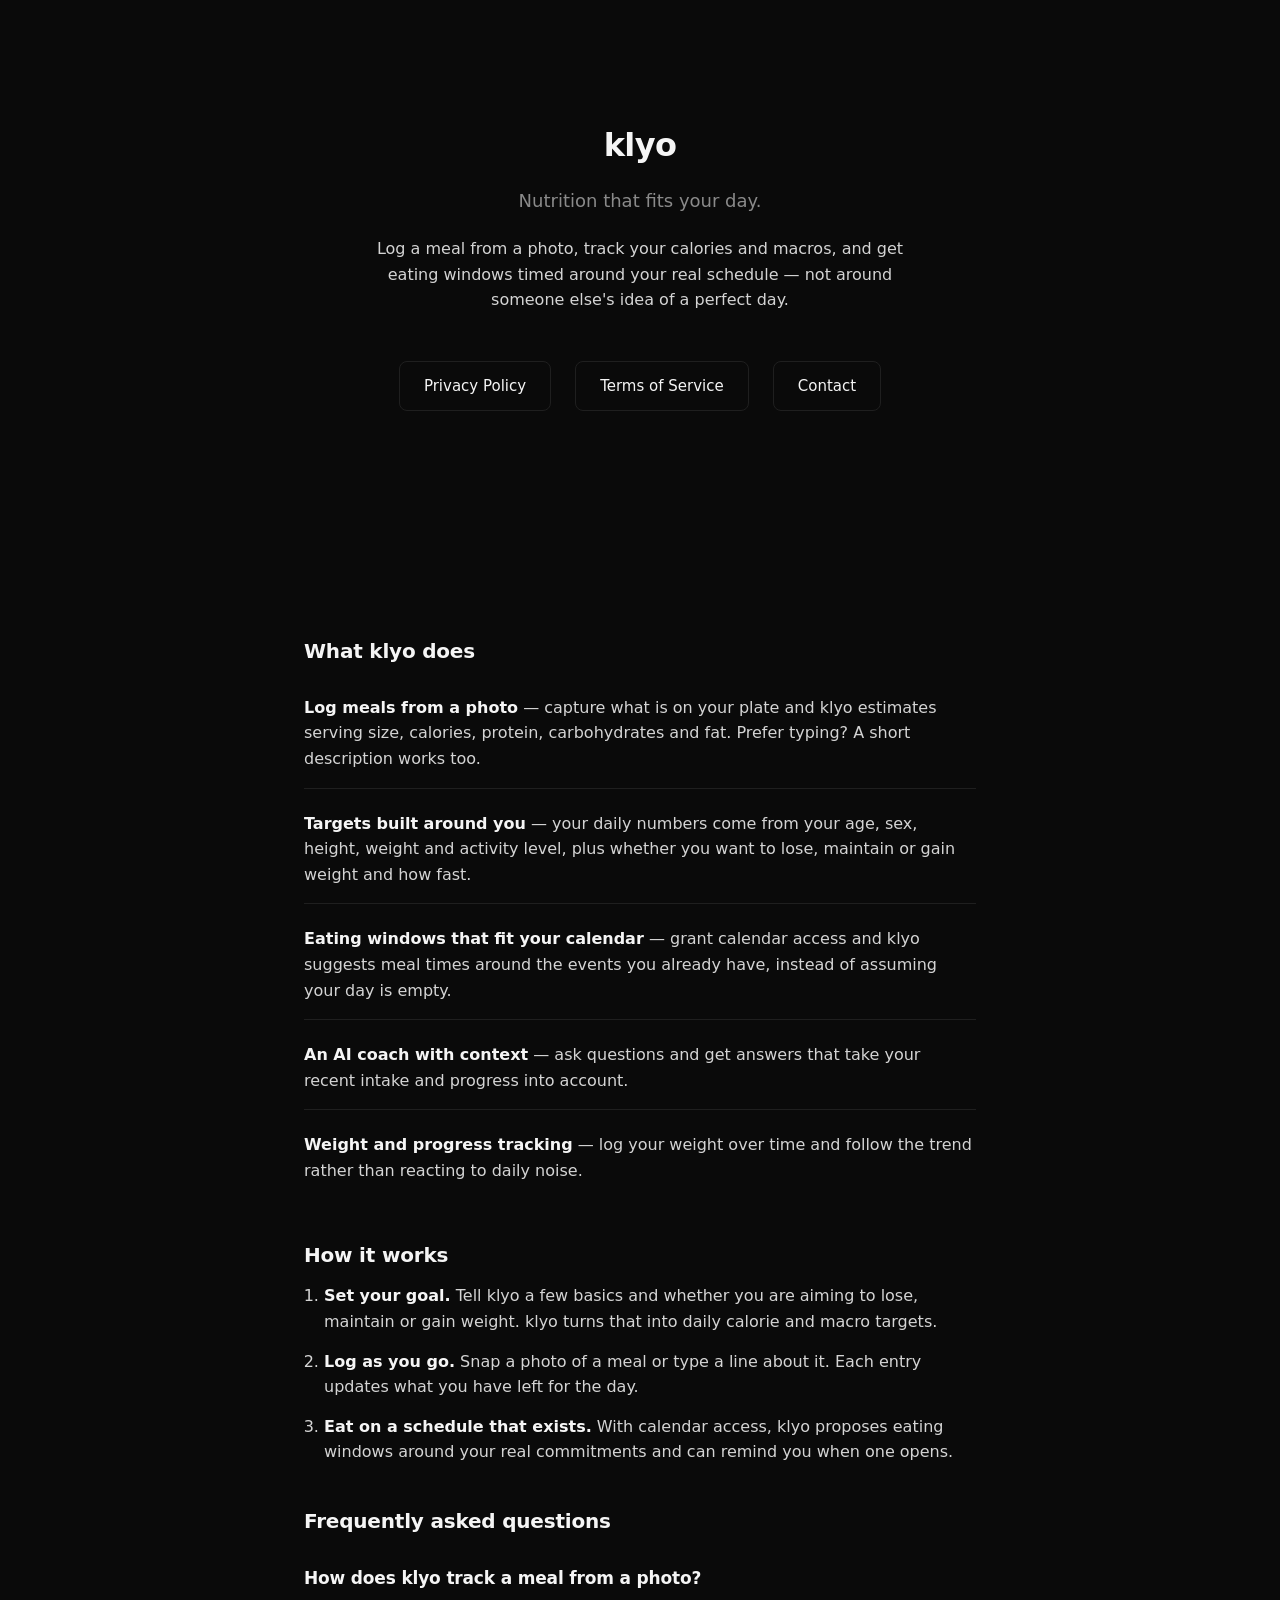
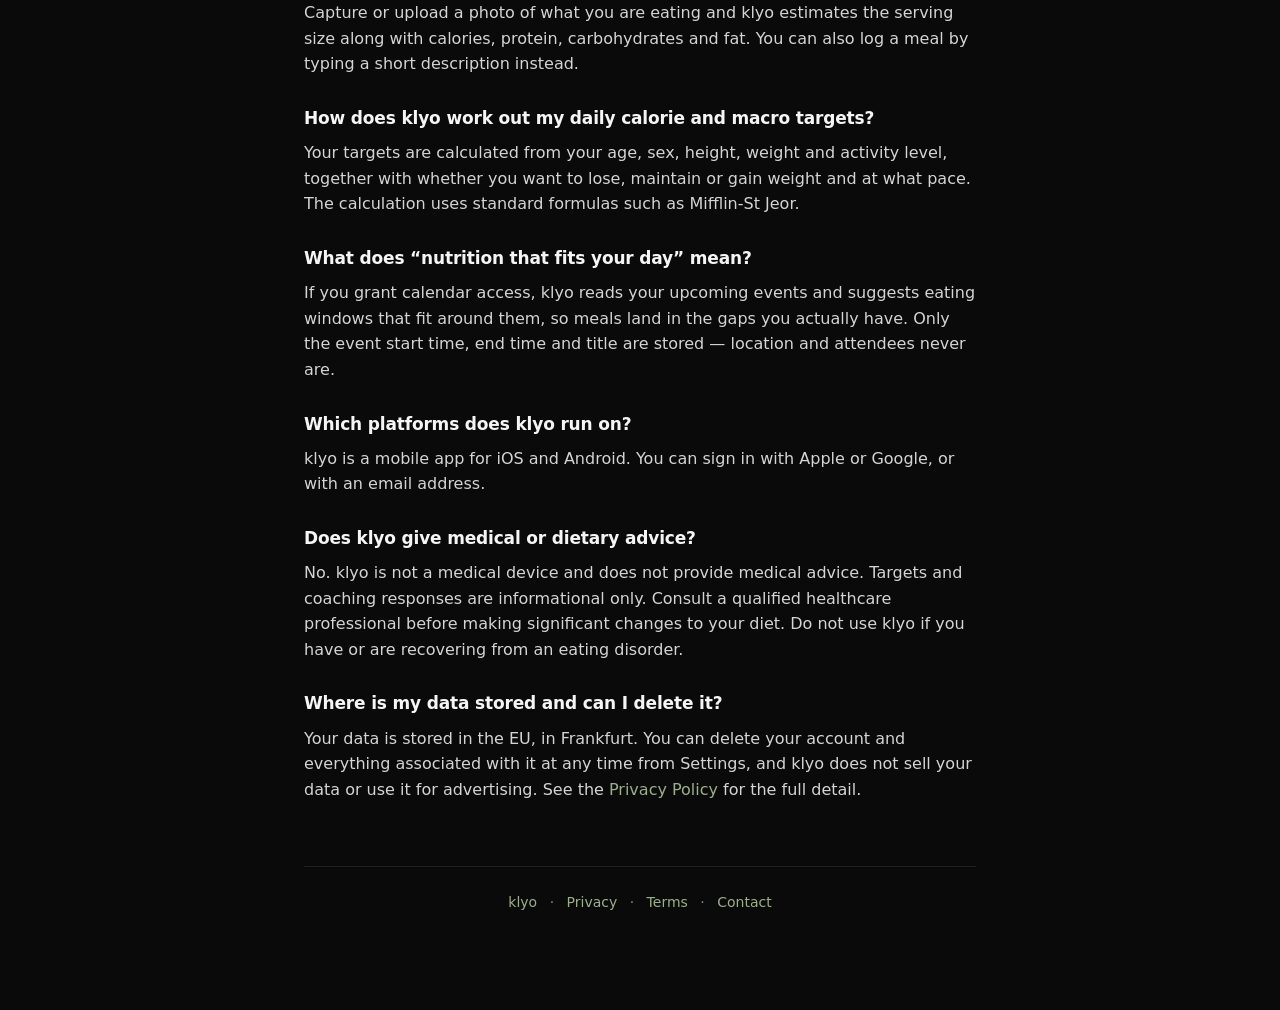
<file: index.html>
<!doctype html>
<html lang="en">
<head>
<meta charset="utf-8">
<meta name="viewport" content="width=device-width, initial-scale=1">
<title>klyo — Nutrition That Fits Your Day | Photo Meal &amp; Macro Tracking</title>
<meta name="description" content="klyo is a nutrition app that fits your day: log meals from a photo, track calories and macros, and get eating windows timed around your real calendar. Set targets, track weight, stay on plan.">
<meta name="robots" content="index, follow">
<meta name="author" content="klyo">
<meta name="theme-color" content="#0a0a0a">
<link rel="canonical" href="https://tryklyo.io/">
<link rel="icon" href="/favicon.ico" sizes="32x32">
<link rel="icon" href="/favicon.svg" type="image/svg+xml">

<!-- Open Graph -->
<meta property="og:type" content="website">
<meta property="og:site_name" content="klyo">
<meta property="og:title" content="klyo — Nutrition That Fits Your Day">
<meta property="og:description" content="Log meals from a photo, track calories and macros, and get eating windows timed around your real calendar.">
<meta property="og:url" content="https://tryklyo.io/">
<meta property="og:locale" content="en_US">
<meta property="og:image" content="https://tryklyo.io/og-image.png">
<meta property="og:image:type" content="image/png">
<meta property="og:image:width" content="1200">
<meta property="og:image:height" content="630">
<meta property="og:image:alt" content="klyo — nutrition that fits your day">

<!-- Twitter -->
<meta name="twitter:card" content="summary_large_image">
<meta name="twitter:title" content="klyo — Nutrition That Fits Your Day">
<meta name="twitter:description" content="Log meals from a photo, track calories and macros, and get eating windows timed around your real calendar.">
<meta name="twitter:image" content="https://tryklyo.io/og-image.png">
<meta name="twitter:image:alt" content="klyo — nutrition that fits your day">

<link rel="stylesheet" href="/style.css">

<script type="application/ld+json">
{
  "@context": "https://schema.org",
  "@type": "SoftwareApplication",
  "name": "klyo",
  "url": "https://tryklyo.io/",
  "applicationCategory": "HealthApplication",
  "operatingSystem": "iOS, Android",
  "description": "klyo is a nutrition app that fits your day: log meals from a photo, track calories and macros, and get eating windows timed around your real calendar.",
  "featureList": [
    "Log meals from a photo or plain text",
    "Calorie, protein, carbohydrate and fat tracking",
    "Personalised daily targets",
    "Meal timing around your calendar",
    "Weight and progress tracking"
  ],
  "publisher": {
    "@type": "Organization",
    "name": "klyo",
    "url": "https://tryklyo.io/",
    "email": "info@tryklyo.io"
  }
}
</script>

<script type="application/ld+json">
{
  "@context": "https://schema.org",
  "@type": "FAQPage",
  "mainEntity": [
    {
      "@type": "Question",
      "name": "How does klyo track a meal from a photo?",
      "acceptedAnswer": {
        "@type": "Answer",
        "text": "Capture or upload a photo of what you are eating and klyo estimates the serving size along with calories, protein, carbohydrates and fat. You can also log a meal by typing a short description instead."
      }
    },
    {
      "@type": "Question",
      "name": "How does klyo work out my daily calorie and macro targets?",
      "acceptedAnswer": {
        "@type": "Answer",
        "text": "Your targets are calculated from your age, sex, height, weight and activity level, together with whether you want to lose, maintain or gain weight and at what pace. The calculation uses standard formulas such as Mifflin-St Jeor."
      }
    },
    {
      "@type": "Question",
      "name": "What does nutrition that fits your day mean?",
      "acceptedAnswer": {
        "@type": "Answer",
        "text": "If you grant calendar access, klyo reads your upcoming events and suggests eating windows that fit around them, so meals land in the gaps you actually have. Only the event start time, end time and title are stored. Location and attendees are never stored."
      }
    },
    {
      "@type": "Question",
      "name": "Which platforms does klyo run on?",
      "acceptedAnswer": {
        "@type": "Answer",
        "text": "klyo is a mobile app for iOS and Android. You can sign in with Apple or Google, or with an email address."
      }
    },
    {
      "@type": "Question",
      "name": "Does klyo give medical or dietary advice?",
      "acceptedAnswer": {
        "@type": "Answer",
        "text": "No. klyo is not a medical device and does not provide medical advice. Targets and coaching responses are informational only. Consult a qualified healthcare professional before making significant changes to your diet. Do not use klyo if you have or are recovering from an eating disorder."
      }
    },
    {
      "@type": "Question",
      "name": "Where is my data stored and can I delete it?",
      "acceptedAnswer": {
        "@type": "Answer",
        "text": "Your data is stored in the EU, in Frankfurt. You can delete your account and everything associated with it at any time from Settings, and klyo does not sell your data or use it for advertising."
      }
    }
  ]
}
</script>
</head>
<body>
<section class="hero">
  <h1 class="logo">klyo</h1>
  <p class="tagline">Nutrition that fits your day.</p>
  <p class="intro">Log a meal from a photo, track your calories and macros, and get eating windows timed around your real schedule — not around someone else's idea of a perfect day.</p>
  <div class="links">
    <a href="/privacy/">Privacy Policy</a>
    <a href="/terms/">Terms of Service</a>
    <a href="mailto:info@tryklyo.io">Contact</a>
  </div>
</section>

<main class="container">

<section aria-labelledby="what">
  <h2 id="what">What klyo does</h2>
  <ul class="feature-list">
    <li><strong>Log meals from a photo</strong> — capture what is on your plate and klyo estimates serving size, calories, protein, carbohydrates and fat. Prefer typing? A short description works too.</li>
    <li><strong>Targets built around you</strong> — your daily numbers come from your age, sex, height, weight and activity level, plus whether you want to lose, maintain or gain weight and how fast.</li>
    <li><strong>Eating windows that fit your calendar</strong> — grant calendar access and klyo suggests meal times around the events you already have, instead of assuming your day is empty.</li>
    <li><strong>An AI coach with context</strong> — ask questions and get answers that take your recent intake and progress into account.</li>
    <li><strong>Weight and progress tracking</strong> — log your weight over time and follow the trend rather than reacting to daily noise.</li>
  </ul>
</section>

<section aria-labelledby="how">
  <h2 id="how">How it works</h2>
  <ol class="steps">
    <li><strong>Set your goal.</strong> Tell klyo a few basics and whether you are aiming to lose, maintain or gain weight. klyo turns that into daily calorie and macro targets.</li>
    <li><strong>Log as you go.</strong> Snap a photo of a meal or type a line about it. Each entry updates what you have left for the day.</li>
    <li><strong>Eat on a schedule that exists.</strong> With calendar access, klyo proposes eating windows around your real commitments and can remind you when one opens.</li>
  </ol>
</section>

<section aria-labelledby="faq">
  <h2 id="faq">Frequently asked questions</h2>

  <h3>How does klyo track a meal from a photo?</h3>
  <p>Capture or upload a photo of what you are eating and klyo estimates the serving size along with calories, protein, carbohydrates and fat. You can also log a meal by typing a short description instead.</p>

  <h3>How does klyo work out my daily calorie and macro targets?</h3>
  <p>Your targets are calculated from your age, sex, height, weight and activity level, together with whether you want to lose, maintain or gain weight and at what pace. The calculation uses standard formulas such as Mifflin-St Jeor.</p>

  <h3>What does “nutrition that fits your day” mean?</h3>
  <p>If you grant calendar access, klyo reads your upcoming events and suggests eating windows that fit around them, so meals land in the gaps you actually have. Only the event start time, end time and title are stored — location and attendees never are.</p>

  <h3>Which platforms does klyo run on?</h3>
  <p>klyo is a mobile app for iOS and Android. You can sign in with Apple or Google, or with an email address.</p>

  <h3>Does klyo give medical or dietary advice?</h3>
  <p>No. klyo is not a medical device and does not provide medical advice. Targets and coaching responses are informational only. Consult a qualified healthcare professional before making significant changes to your diet. Do not use klyo if you have or are recovering from an eating disorder.</p>

  <h3>Where is my data stored and can I delete it?</h3>
  <p>Your data is stored in the EU, in Frankfurt. You can delete your account and everything associated with it at any time from Settings, and klyo does not sell your data or use it for advertising. See the <a href="/privacy/">Privacy Policy</a> for the full detail.</p>
</section>

<footer>
  <a href="/">klyo</a> &middot;
  <a href="/privacy/">Privacy</a> &middot;
  <a href="/terms/">Terms</a> &middot;
  <a href="mailto:info@tryklyo.io">Contact</a>
</footer>

</main>
</body>
</html>
</file>
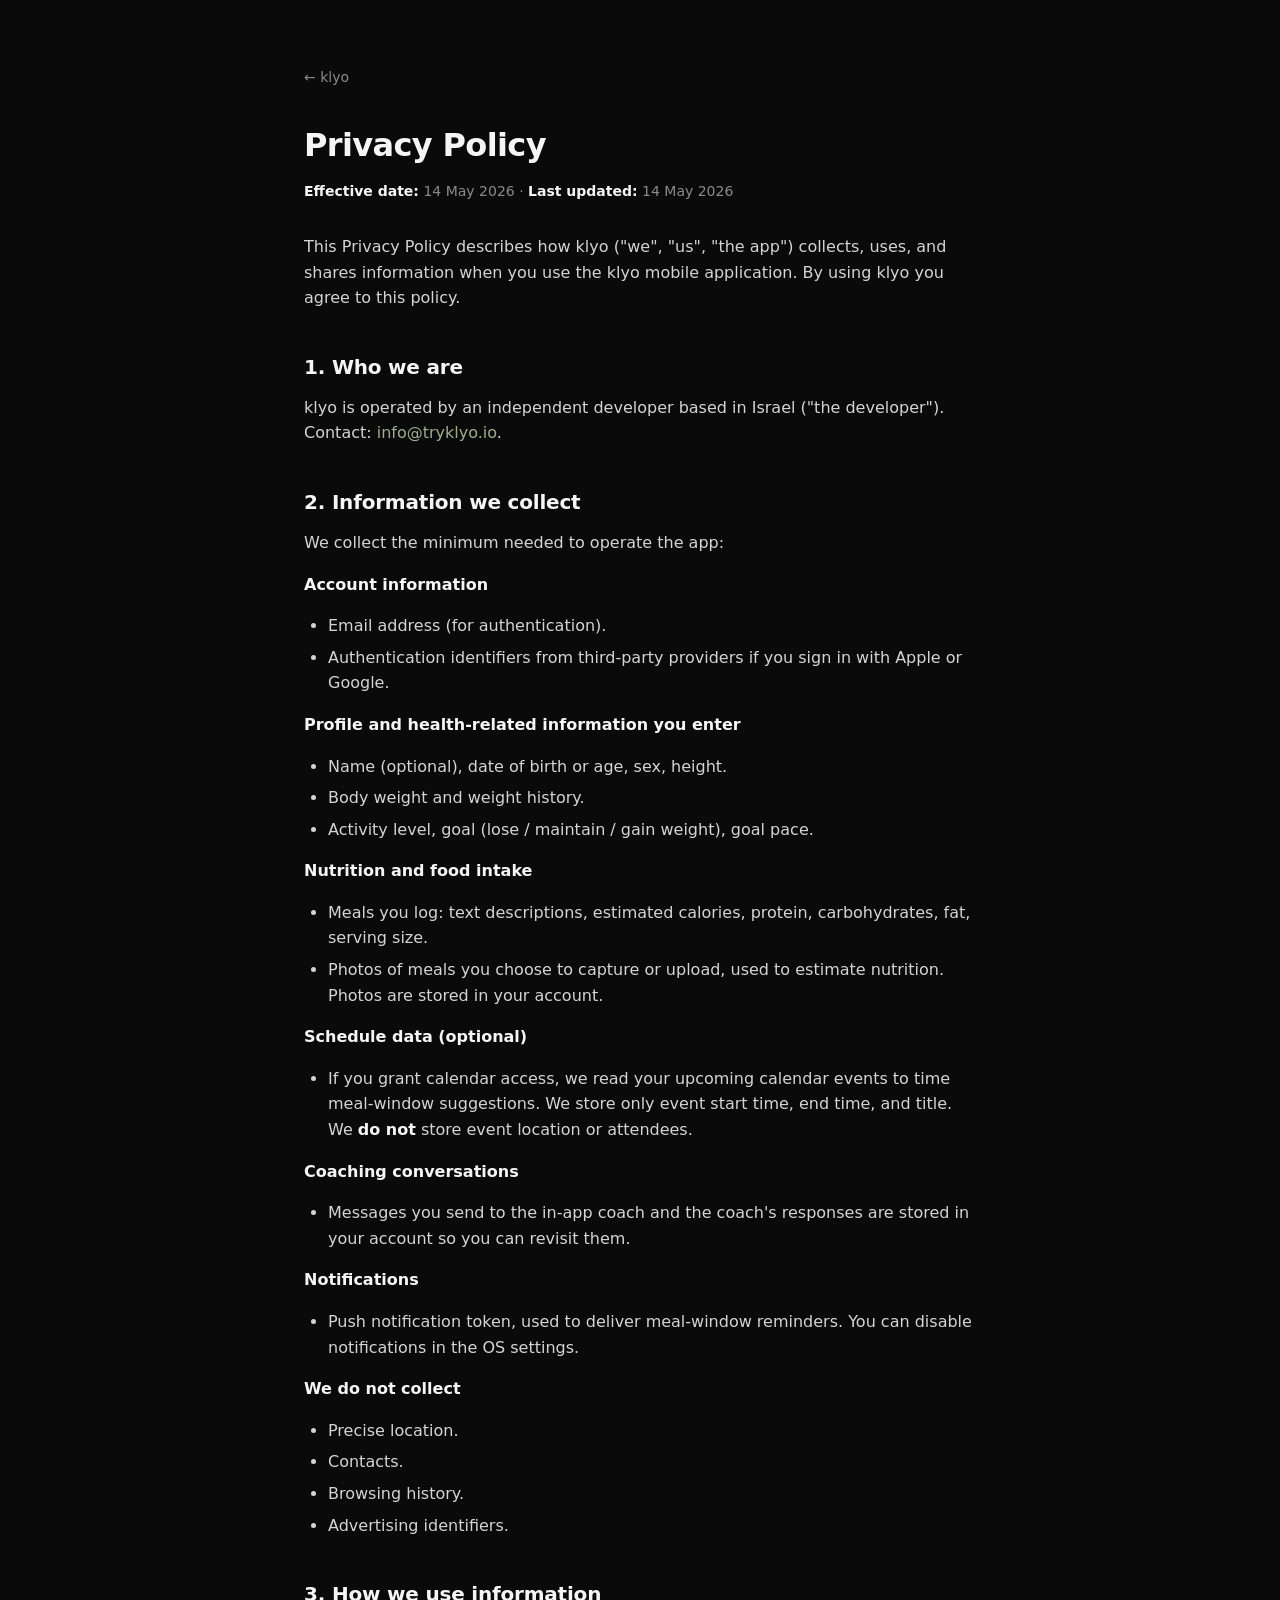
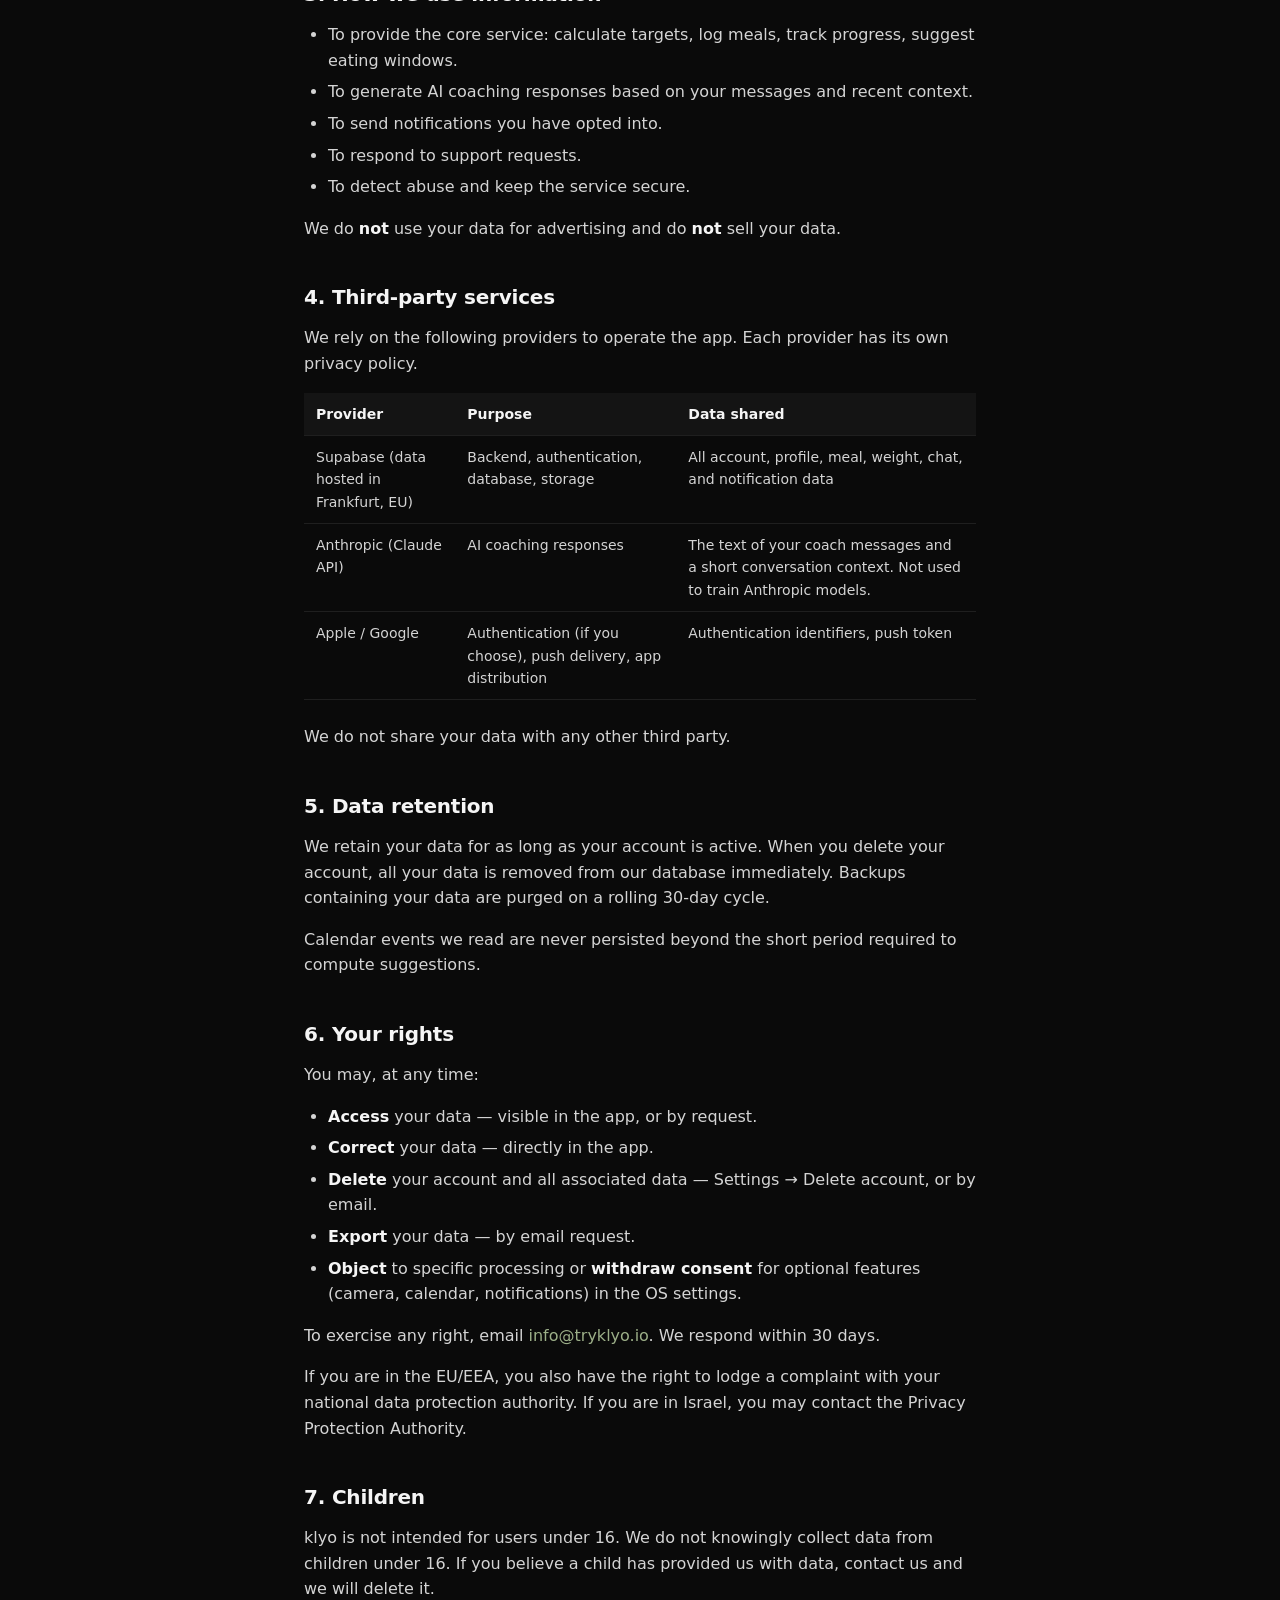
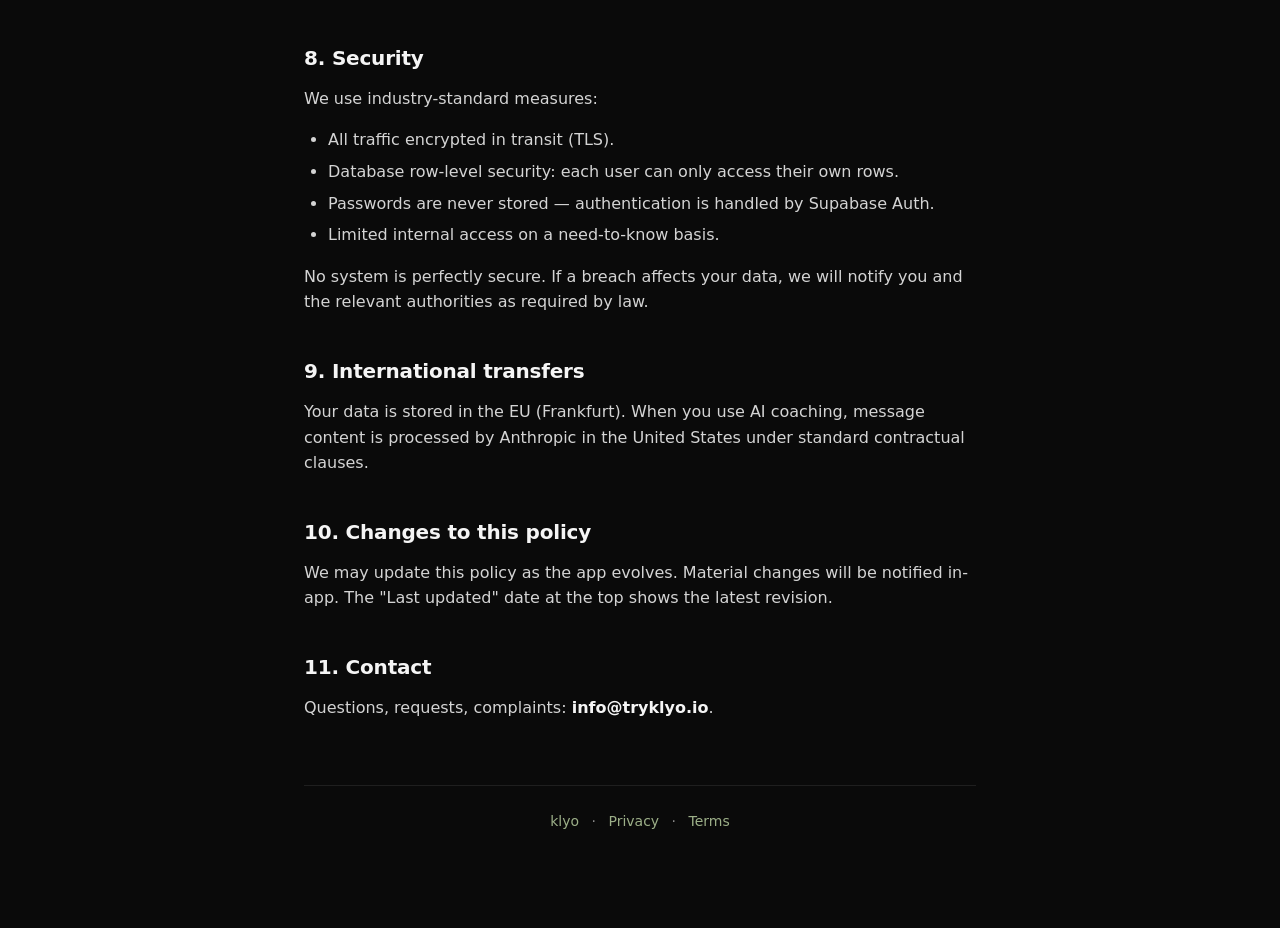
<file: privacy/index.html>
<!doctype html>
<html lang="en">
<head>
<meta charset="utf-8">
<meta name="viewport" content="width=device-width, initial-scale=1">
<title>Privacy Policy — klyo</title>
<meta name="description" content="How klyo collects, uses, and protects your information.">
<meta name="robots" content="index, follow">
<meta name="theme-color" content="#0a0a0a">
<link rel="canonical" href="https://tryklyo.io/privacy/">
<meta property="og:type" content="article">
<meta property="og:site_name" content="klyo">
<meta property="og:title" content="Privacy Policy — klyo">
<meta property="og:description" content="How klyo collects, uses, and protects your information.">
<meta property="og:url" content="https://tryklyo.io/privacy/">
<meta property="og:image" content="https://tryklyo.io/og-image.png">
<meta property="og:image:type" content="image/png">
<meta property="og:image:width" content="1200">
<meta property="og:image:height" content="630">
<meta property="og:image:alt" content="klyo — nutrition that fits your day">
<meta name="twitter:card" content="summary_large_image">
<meta name="twitter:title" content="Privacy Policy — klyo">
<meta name="twitter:image" content="https://tryklyo.io/og-image.png">
<link rel="icon" href="/favicon.ico" sizes="32x32">
<link rel="icon" href="/favicon.svg" type="image/svg+xml">
<link rel="stylesheet" href="/style.css">
</head>
<body>
<main class="container">
<a class="back" href="/">← klyo</a>

<h1>Privacy Policy</h1>
<p class="meta"><strong>Effective date:</strong> 14 May 2026 &middot; <strong>Last updated:</strong> 14 May 2026</p>

<p>This Privacy Policy describes how klyo ("we", "us", "the app") collects, uses, and shares information when you use the klyo mobile application. By using klyo you agree to this policy.</p>

<h2>1. Who we are</h2>
<p>klyo is operated by an independent developer based in Israel ("the developer"). Contact: <a href="mailto:info@tryklyo.io">info@tryklyo.io</a>.</p>

<h2>2. Information we collect</h2>
<p>We collect the minimum needed to operate the app:</p>

<p><strong>Account information</strong></p>
<ul>
  <li>Email address (for authentication).</li>
  <li>Authentication identifiers from third-party providers if you sign in with Apple or Google.</li>
</ul>

<p><strong>Profile and health-related information you enter</strong></p>
<ul>
  <li>Name (optional), date of birth or age, sex, height.</li>
  <li>Body weight and weight history.</li>
  <li>Activity level, goal (lose / maintain / gain weight), goal pace.</li>
</ul>

<p><strong>Nutrition and food intake</strong></p>
<ul>
  <li>Meals you log: text descriptions, estimated calories, protein, carbohydrates, fat, serving size.</li>
  <li>Photos of meals you choose to capture or upload, used to estimate nutrition. Photos are stored in your account.</li>
</ul>

<p><strong>Schedule data (optional)</strong></p>
<ul>
  <li>If you grant calendar access, we read your upcoming calendar events to time meal-window suggestions. We store only event start time, end time, and title. We <strong>do not</strong> store event location or attendees.</li>
</ul>

<p><strong>Coaching conversations</strong></p>
<ul>
  <li>Messages you send to the in-app coach and the coach's responses are stored in your account so you can revisit them.</li>
</ul>

<p><strong>Notifications</strong></p>
<ul>
  <li>Push notification token, used to deliver meal-window reminders. You can disable notifications in the OS settings.</li>
</ul>

<p><strong>We do not collect</strong></p>
<ul>
  <li>Precise location.</li>
  <li>Contacts.</li>
  <li>Browsing history.</li>
  <li>Advertising identifiers.</li>
</ul>

<h2>3. How we use information</h2>
<ul>
  <li>To provide the core service: calculate targets, log meals, track progress, suggest eating windows.</li>
  <li>To generate AI coaching responses based on your messages and recent context.</li>
  <li>To send notifications you have opted into.</li>
  <li>To respond to support requests.</li>
  <li>To detect abuse and keep the service secure.</li>
</ul>
<p>We do <strong>not</strong> use your data for advertising and do <strong>not</strong> sell your data.</p>

<h2>4. Third-party services</h2>
<p>We rely on the following providers to operate the app. Each provider has its own privacy policy.</p>
<table>
  <thead>
    <tr><th>Provider</th><th>Purpose</th><th>Data shared</th></tr>
  </thead>
  <tbody>
    <tr><td>Supabase (data hosted in Frankfurt, EU)</td><td>Backend, authentication, database, storage</td><td>All account, profile, meal, weight, chat, and notification data</td></tr>
    <tr><td>Anthropic (Claude API)</td><td>AI coaching responses</td><td>The text of your coach messages and a short conversation context. Not used to train Anthropic models.</td></tr>
    <tr><td>Apple / Google</td><td>Authentication (if you choose), push delivery, app distribution</td><td>Authentication identifiers, push token</td></tr>
  </tbody>
</table>
<p>We do not share your data with any other third party.</p>

<h2>5. Data retention</h2>
<p>We retain your data for as long as your account is active. When you delete your account, all your data is removed from our database immediately. Backups containing your data are purged on a rolling 30-day cycle.</p>
<p>Calendar events we read are never persisted beyond the short period required to compute suggestions.</p>

<h2>6. Your rights</h2>
<p>You may, at any time:</p>
<ul>
  <li><strong>Access</strong> your data — visible in the app, or by request.</li>
  <li><strong>Correct</strong> your data — directly in the app.</li>
  <li><strong>Delete</strong> your account and all associated data — Settings → Delete account, or by email.</li>
  <li><strong>Export</strong> your data — by email request.</li>
  <li><strong>Object</strong> to specific processing or <strong>withdraw consent</strong> for optional features (camera, calendar, notifications) in the OS settings.</li>
</ul>
<p>To exercise any right, email <a href="mailto:info@tryklyo.io">info@tryklyo.io</a>. We respond within 30 days.</p>
<p>If you are in the EU/EEA, you also have the right to lodge a complaint with your national data protection authority. If you are in Israel, you may contact the Privacy Protection Authority.</p>

<h2>7. Children</h2>
<p>klyo is not intended for users under 16. We do not knowingly collect data from children under 16. If you believe a child has provided us with data, contact us and we will delete it.</p>

<h2>8. Security</h2>
<p>We use industry-standard measures:</p>
<ul>
  <li>All traffic encrypted in transit (TLS).</li>
  <li>Database row-level security: each user can only access their own rows.</li>
  <li>Passwords are never stored — authentication is handled by Supabase Auth.</li>
  <li>Limited internal access on a need-to-know basis.</li>
</ul>
<p>No system is perfectly secure. If a breach affects your data, we will notify you and the relevant authorities as required by law.</p>

<h2>9. International transfers</h2>
<p>Your data is stored in the EU (Frankfurt). When you use AI coaching, message content is processed by Anthropic in the United States under standard contractual clauses.</p>

<h2>10. Changes to this policy</h2>
<p>We may update this policy as the app evolves. Material changes will be notified in-app. The "Last updated" date at the top shows the latest revision.</p>

<h2>11. Contact</h2>
<p>Questions, requests, complaints: <a href="mailto:info@tryklyo.io"><strong>info@tryklyo.io</strong></a>.</p>

<footer>
  <a href="/">klyo</a> &middot;
  <a href="/privacy/">Privacy</a> &middot;
  <a href="/terms/">Terms</a>
</footer>
</main>
</body>
</html>
</file>
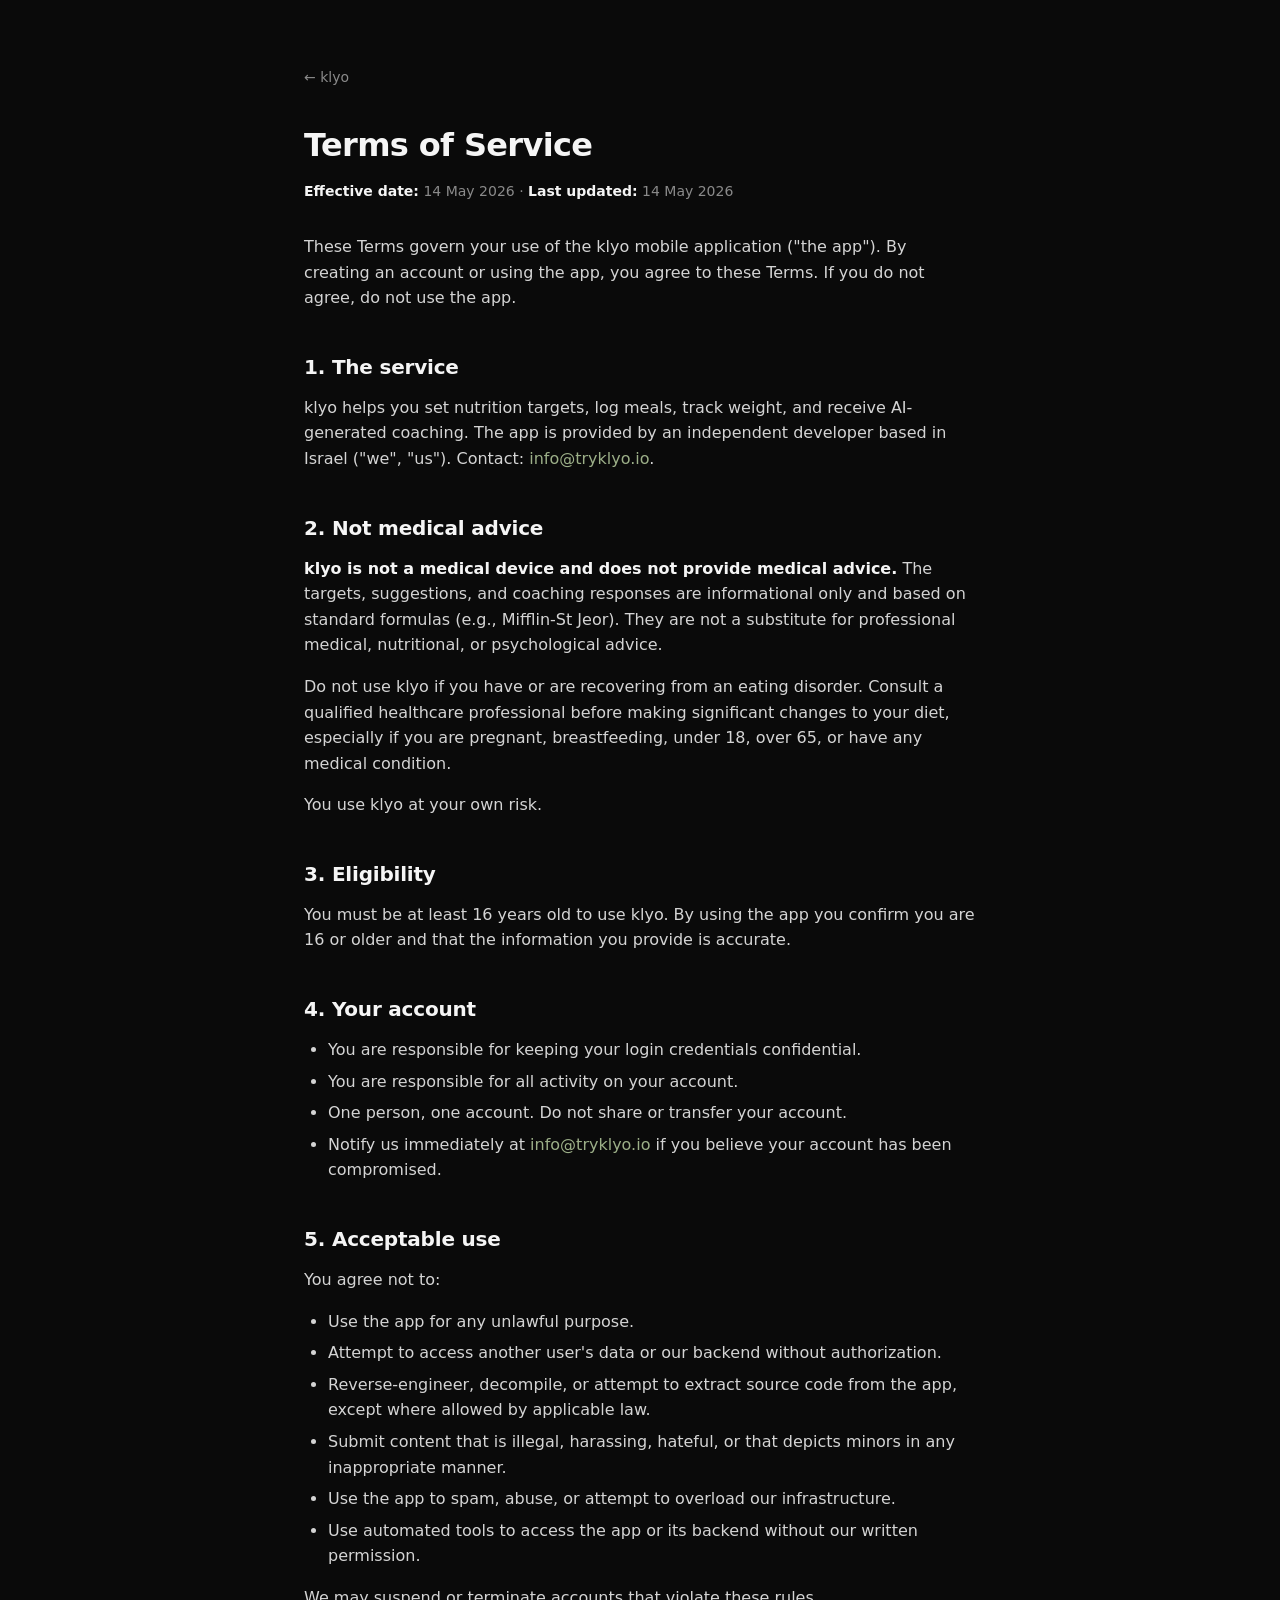
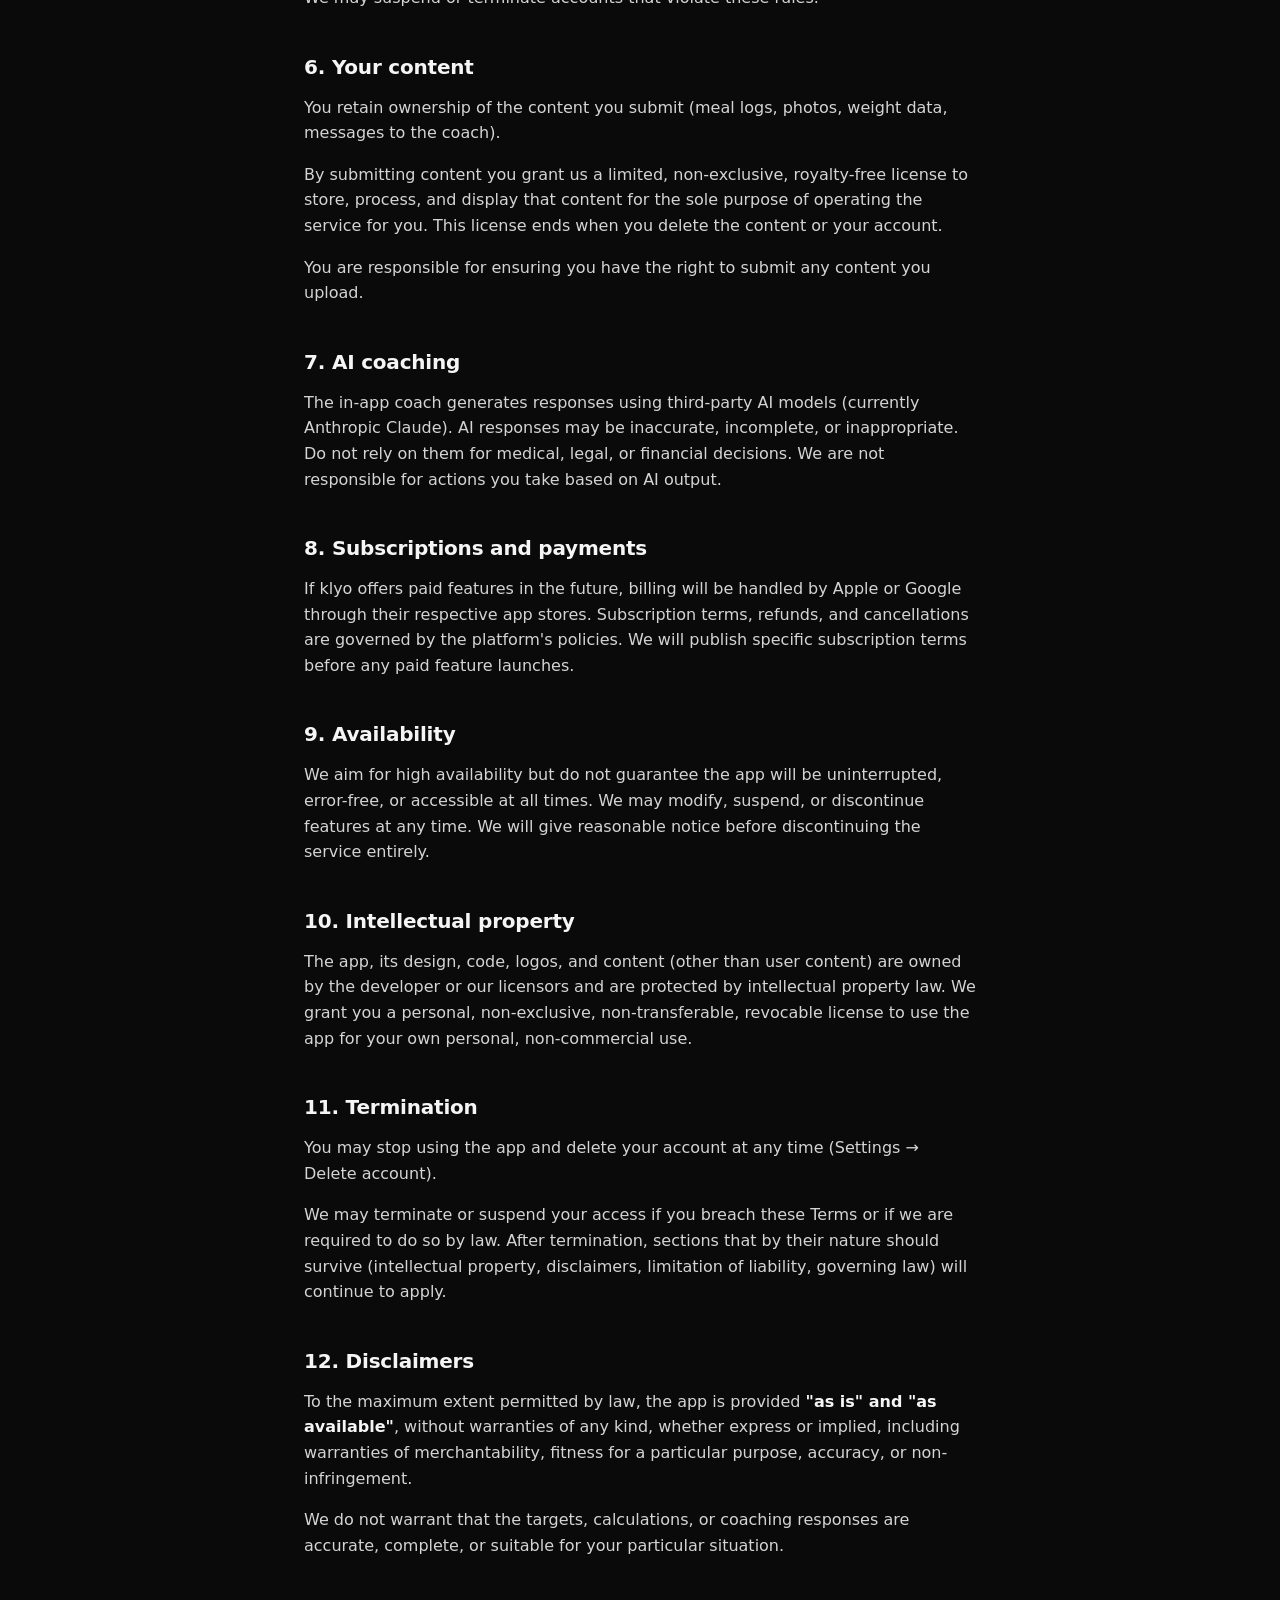
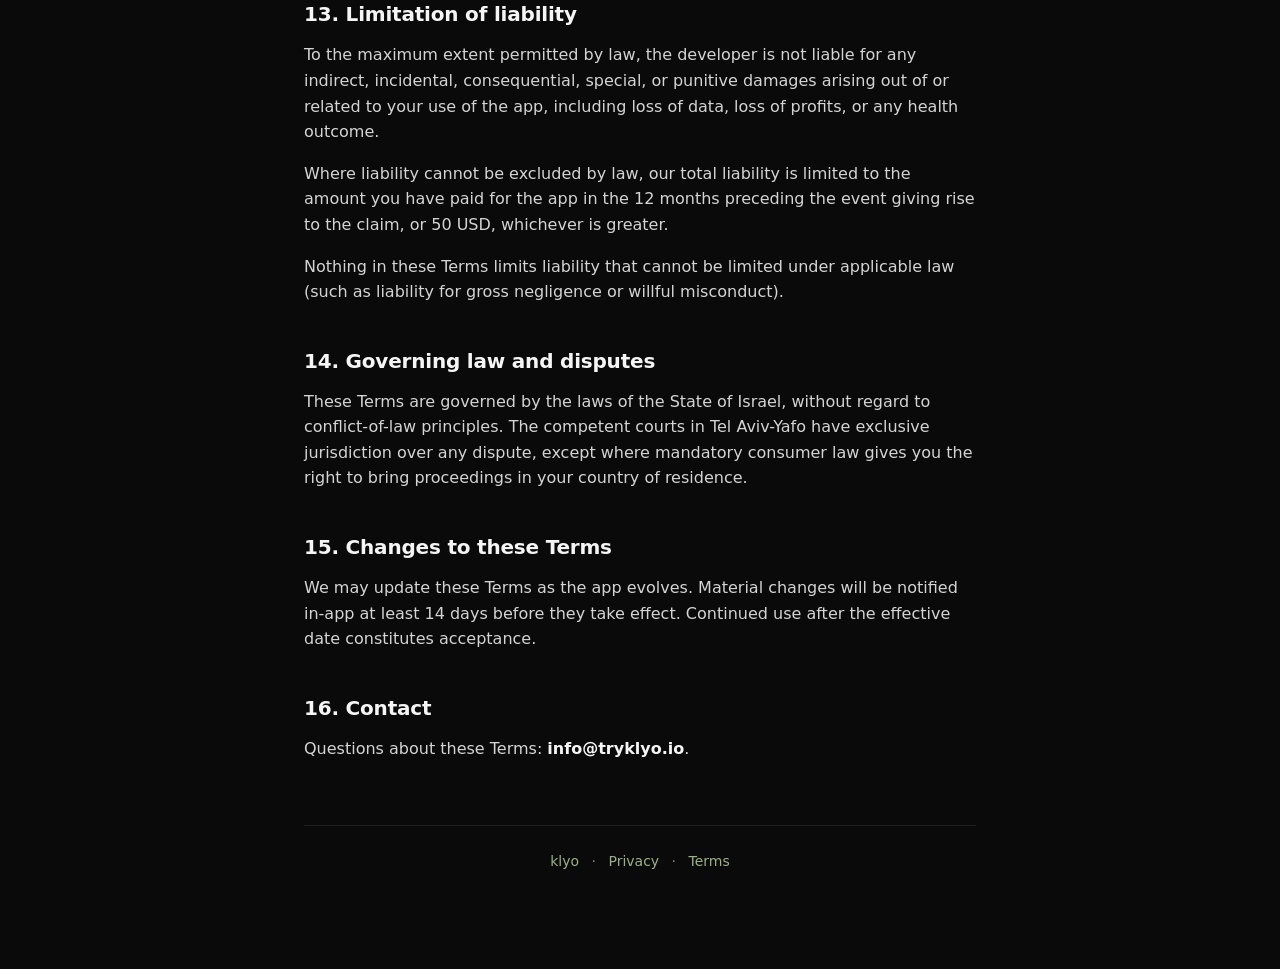
<file: terms/index.html>
<!doctype html>
<html lang="en">
<head>
<meta charset="utf-8">
<meta name="viewport" content="width=device-width, initial-scale=1">
<title>Terms of Service — klyo</title>
<meta name="description" content="Terms governing your use of klyo.">
<meta name="robots" content="index, follow">
<meta name="theme-color" content="#0a0a0a">
<link rel="canonical" href="https://tryklyo.io/terms/">
<meta property="og:type" content="article">
<meta property="og:site_name" content="klyo">
<meta property="og:title" content="Terms of Service — klyo">
<meta property="og:description" content="Terms governing your use of klyo.">
<meta property="og:url" content="https://tryklyo.io/terms/">
<meta property="og:image" content="https://tryklyo.io/og-image.png">
<meta property="og:image:type" content="image/png">
<meta property="og:image:width" content="1200">
<meta property="og:image:height" content="630">
<meta property="og:image:alt" content="klyo — nutrition that fits your day">
<meta name="twitter:card" content="summary_large_image">
<meta name="twitter:title" content="Terms of Service — klyo">
<meta name="twitter:image" content="https://tryklyo.io/og-image.png">
<link rel="icon" href="/favicon.ico" sizes="32x32">
<link rel="icon" href="/favicon.svg" type="image/svg+xml">
<link rel="stylesheet" href="/style.css">
</head>
<body>
<main class="container">
<a class="back" href="/">← klyo</a>

<h1>Terms of Service</h1>
<p class="meta"><strong>Effective date:</strong> 14 May 2026 &middot; <strong>Last updated:</strong> 14 May 2026</p>

<p>These Terms govern your use of the klyo mobile application ("the app"). By creating an account or using the app, you agree to these Terms. If you do not agree, do not use the app.</p>

<h2>1. The service</h2>
<p>klyo helps you set nutrition targets, log meals, track weight, and receive AI-generated coaching. The app is provided by an independent developer based in Israel ("we", "us"). Contact: <a href="mailto:info@tryklyo.io">info@tryklyo.io</a>.</p>

<h2>2. Not medical advice</h2>
<p><strong>klyo is not a medical device and does not provide medical advice.</strong> The targets, suggestions, and coaching responses are informational only and based on standard formulas (e.g., Mifflin-St Jeor). They are not a substitute for professional medical, nutritional, or psychological advice.</p>
<p>Do not use klyo if you have or are recovering from an eating disorder. Consult a qualified healthcare professional before making significant changes to your diet, especially if you are pregnant, breastfeeding, under 18, over 65, or have any medical condition.</p>
<p>You use klyo at your own risk.</p>

<h2>3. Eligibility</h2>
<p>You must be at least 16 years old to use klyo. By using the app you confirm you are 16 or older and that the information you provide is accurate.</p>

<h2>4. Your account</h2>
<ul>
  <li>You are responsible for keeping your login credentials confidential.</li>
  <li>You are responsible for all activity on your account.</li>
  <li>One person, one account. Do not share or transfer your account.</li>
  <li>Notify us immediately at <a href="mailto:info@tryklyo.io">info@tryklyo.io</a> if you believe your account has been compromised.</li>
</ul>

<h2>5. Acceptable use</h2>
<p>You agree not to:</p>
<ul>
  <li>Use the app for any unlawful purpose.</li>
  <li>Attempt to access another user's data or our backend without authorization.</li>
  <li>Reverse-engineer, decompile, or attempt to extract source code from the app, except where allowed by applicable law.</li>
  <li>Submit content that is illegal, harassing, hateful, or that depicts minors in any inappropriate manner.</li>
  <li>Use the app to spam, abuse, or attempt to overload our infrastructure.</li>
  <li>Use automated tools to access the app or its backend without our written permission.</li>
</ul>
<p>We may suspend or terminate accounts that violate these rules.</p>

<h2>6. Your content</h2>
<p>You retain ownership of the content you submit (meal logs, photos, weight data, messages to the coach).</p>
<p>By submitting content you grant us a limited, non-exclusive, royalty-free license to store, process, and display that content for the sole purpose of operating the service for you. This license ends when you delete the content or your account.</p>
<p>You are responsible for ensuring you have the right to submit any content you upload.</p>

<h2>7. AI coaching</h2>
<p>The in-app coach generates responses using third-party AI models (currently Anthropic Claude). AI responses may be inaccurate, incomplete, or inappropriate. Do not rely on them for medical, legal, or financial decisions. We are not responsible for actions you take based on AI output.</p>

<h2>8. Subscriptions and payments</h2>
<p>If klyo offers paid features in the future, billing will be handled by Apple or Google through their respective app stores. Subscription terms, refunds, and cancellations are governed by the platform's policies. We will publish specific subscription terms before any paid feature launches.</p>

<h2>9. Availability</h2>
<p>We aim for high availability but do not guarantee the app will be uninterrupted, error-free, or accessible at all times. We may modify, suspend, or discontinue features at any time. We will give reasonable notice before discontinuing the service entirely.</p>

<h2>10. Intellectual property</h2>
<p>The app, its design, code, logos, and content (other than user content) are owned by the developer or our licensors and are protected by intellectual property law. We grant you a personal, non-exclusive, non-transferable, revocable license to use the app for your own personal, non-commercial use.</p>

<h2>11. Termination</h2>
<p>You may stop using the app and delete your account at any time (Settings → Delete account).</p>
<p>We may terminate or suspend your access if you breach these Terms or if we are required to do so by law. After termination, sections that by their nature should survive (intellectual property, disclaimers, limitation of liability, governing law) will continue to apply.</p>

<h2>12. Disclaimers</h2>
<p>To the maximum extent permitted by law, the app is provided <strong>"as is" and "as available"</strong>, without warranties of any kind, whether express or implied, including warranties of merchantability, fitness for a particular purpose, accuracy, or non-infringement.</p>
<p>We do not warrant that the targets, calculations, or coaching responses are accurate, complete, or suitable for your particular situation.</p>

<h2>13. Limitation of liability</h2>
<p>To the maximum extent permitted by law, the developer is not liable for any indirect, incidental, consequential, special, or punitive damages arising out of or related to your use of the app, including loss of data, loss of profits, or any health outcome.</p>
<p>Where liability cannot be excluded by law, our total liability is limited to the amount you have paid for the app in the 12 months preceding the event giving rise to the claim, or 50 USD, whichever is greater.</p>
<p>Nothing in these Terms limits liability that cannot be limited under applicable law (such as liability for gross negligence or willful misconduct).</p>

<h2>14. Governing law and disputes</h2>
<p>These Terms are governed by the laws of the State of Israel, without regard to conflict-of-law principles. The competent courts in Tel Aviv-Yafo have exclusive jurisdiction over any dispute, except where mandatory consumer law gives you the right to bring proceedings in your country of residence.</p>

<h2>15. Changes to these Terms</h2>
<p>We may update these Terms as the app evolves. Material changes will be notified in-app at least 14 days before they take effect. Continued use after the effective date constitutes acceptance.</p>

<h2>16. Contact</h2>
<p>Questions about these Terms: <a href="mailto:info@tryklyo.io"><strong>info@tryklyo.io</strong></a>.</p>

<footer>
  <a href="/">klyo</a> &middot;
  <a href="/privacy/">Privacy</a> &middot;
  <a href="/terms/">Terms</a>
</footer>
</main>
</body>
</html>
</file>
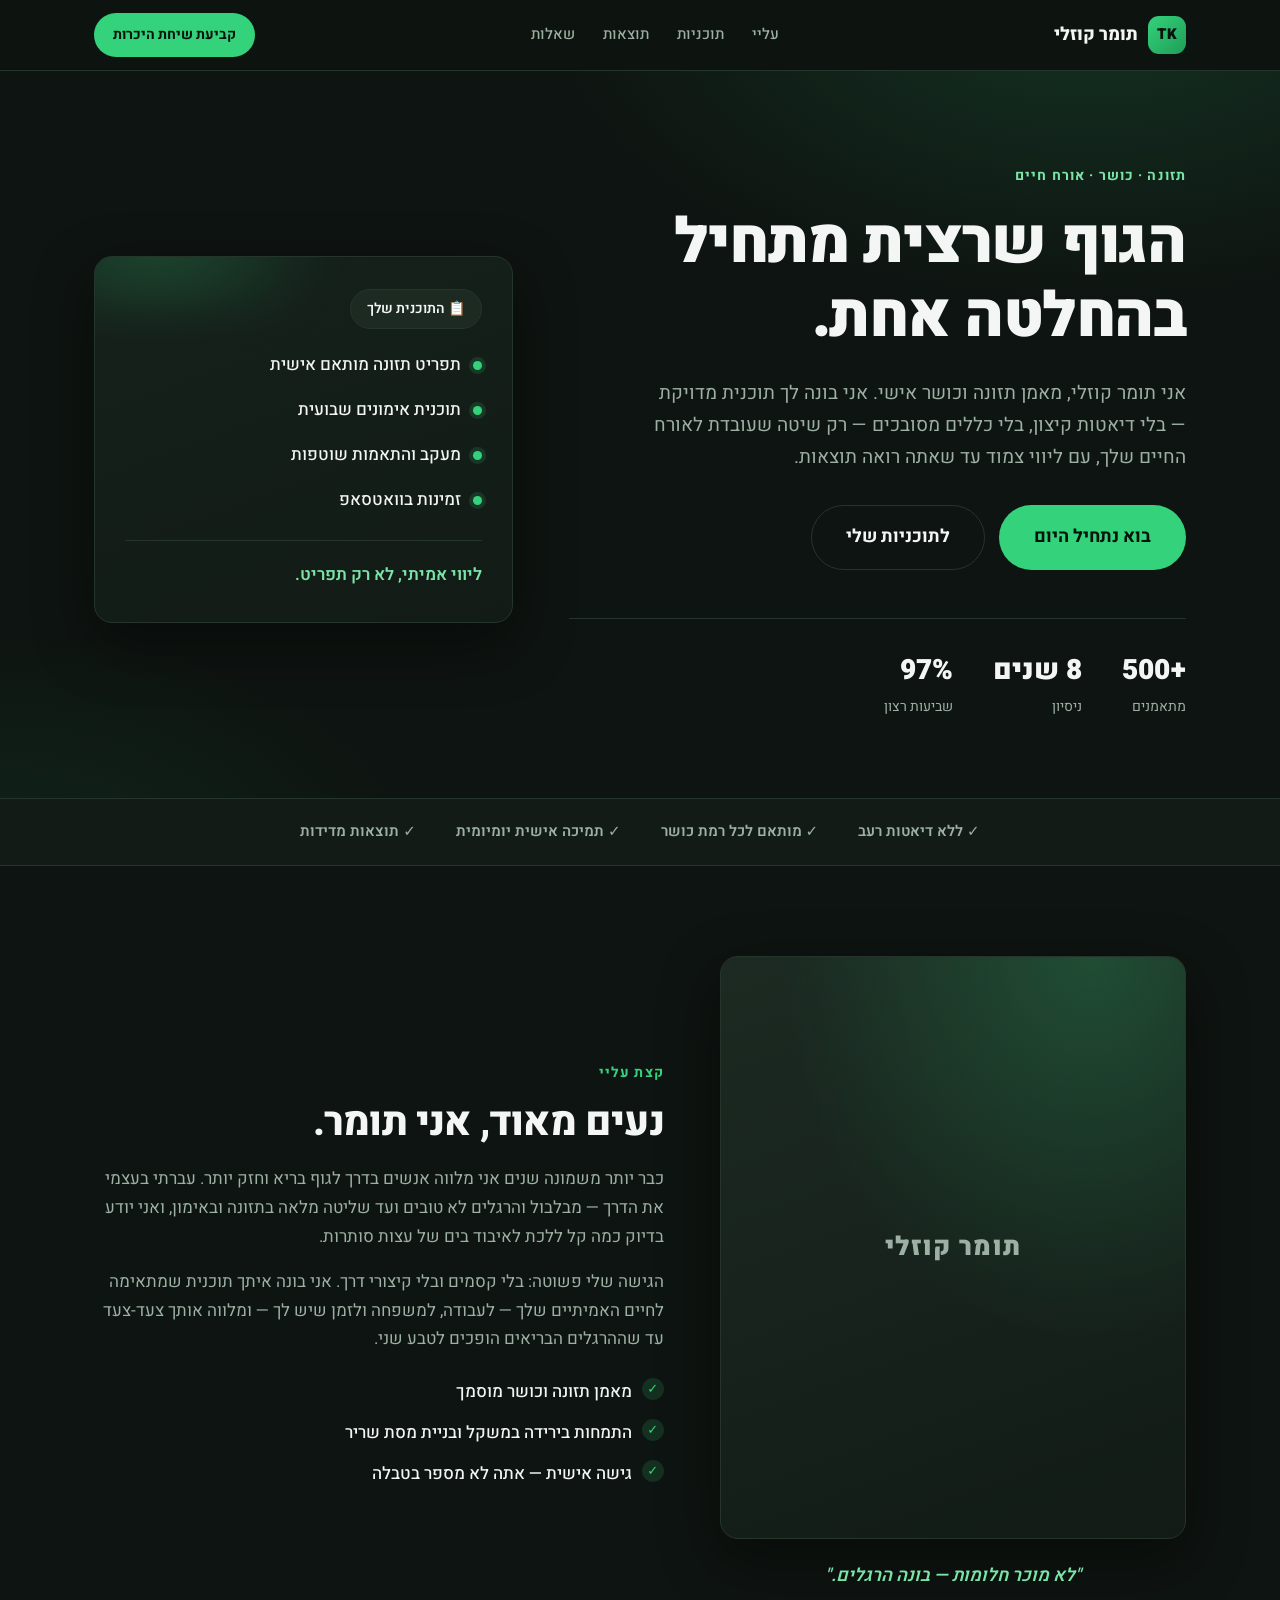
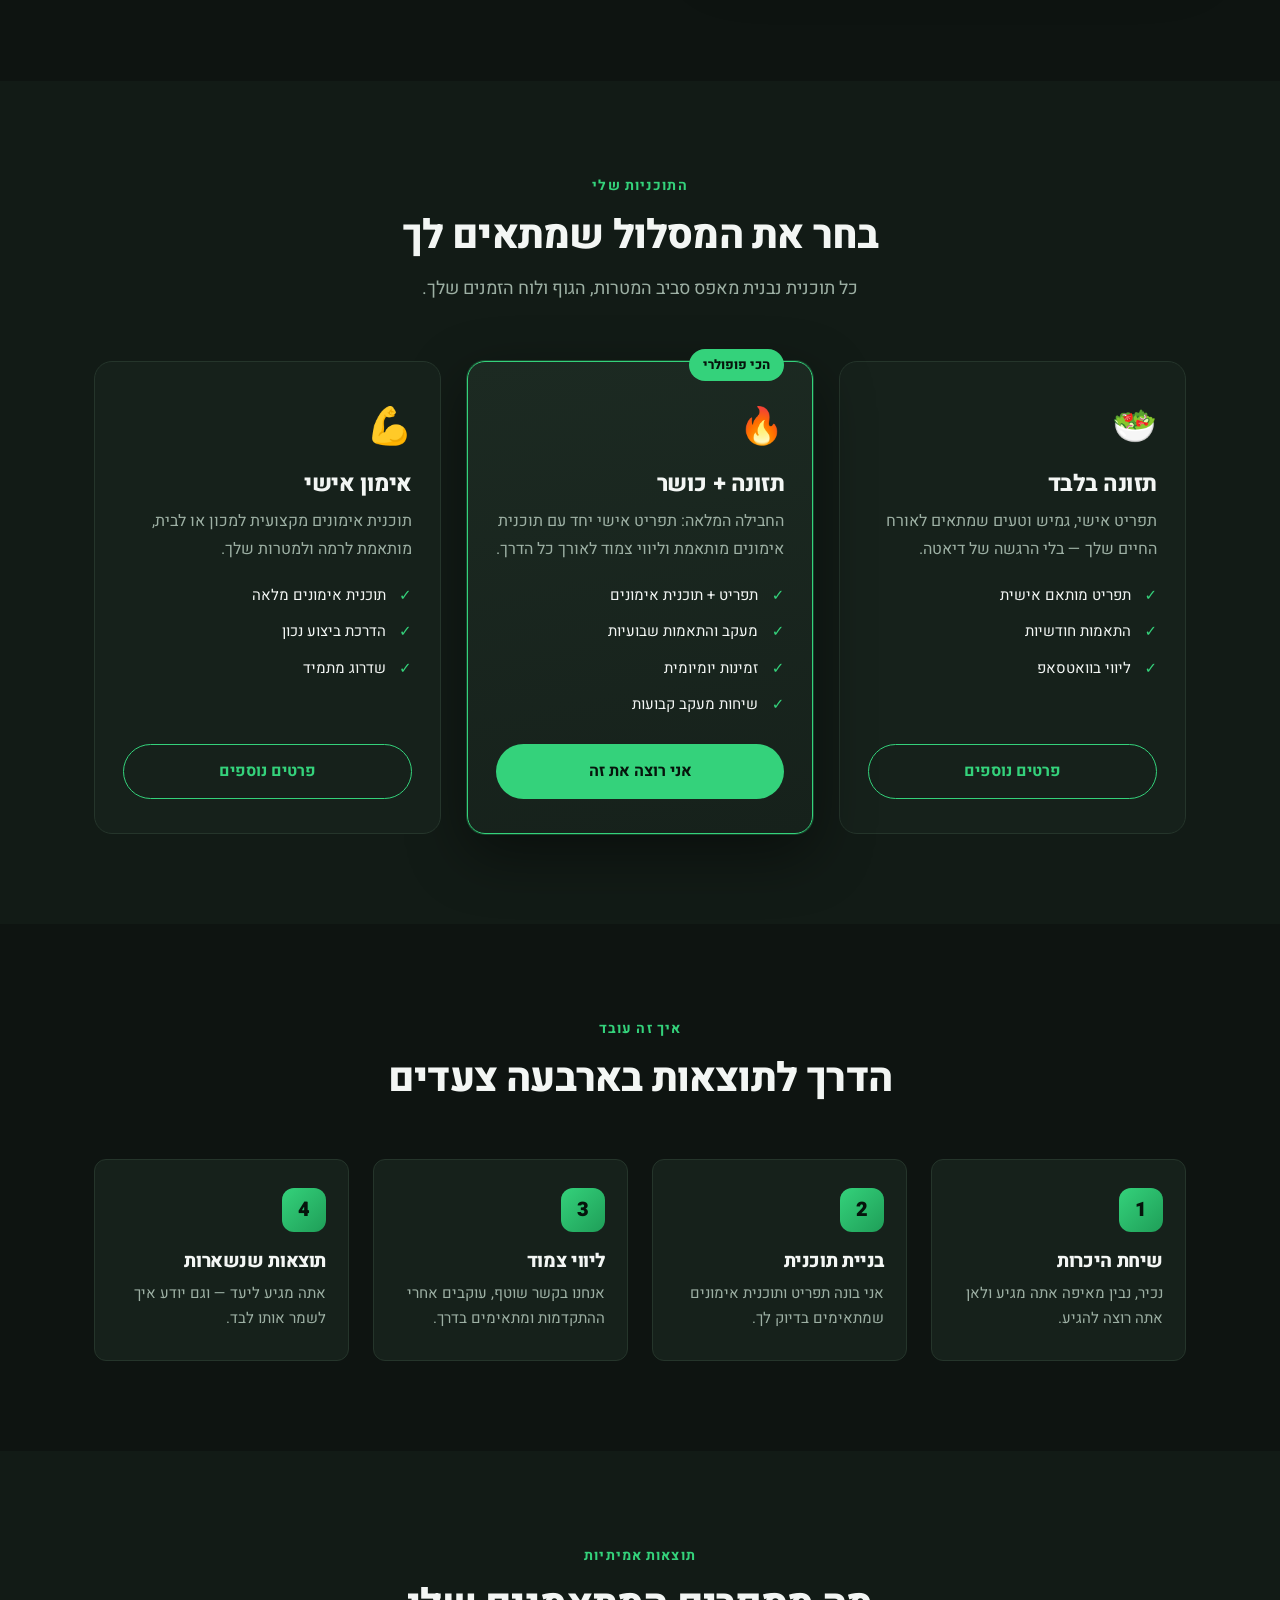
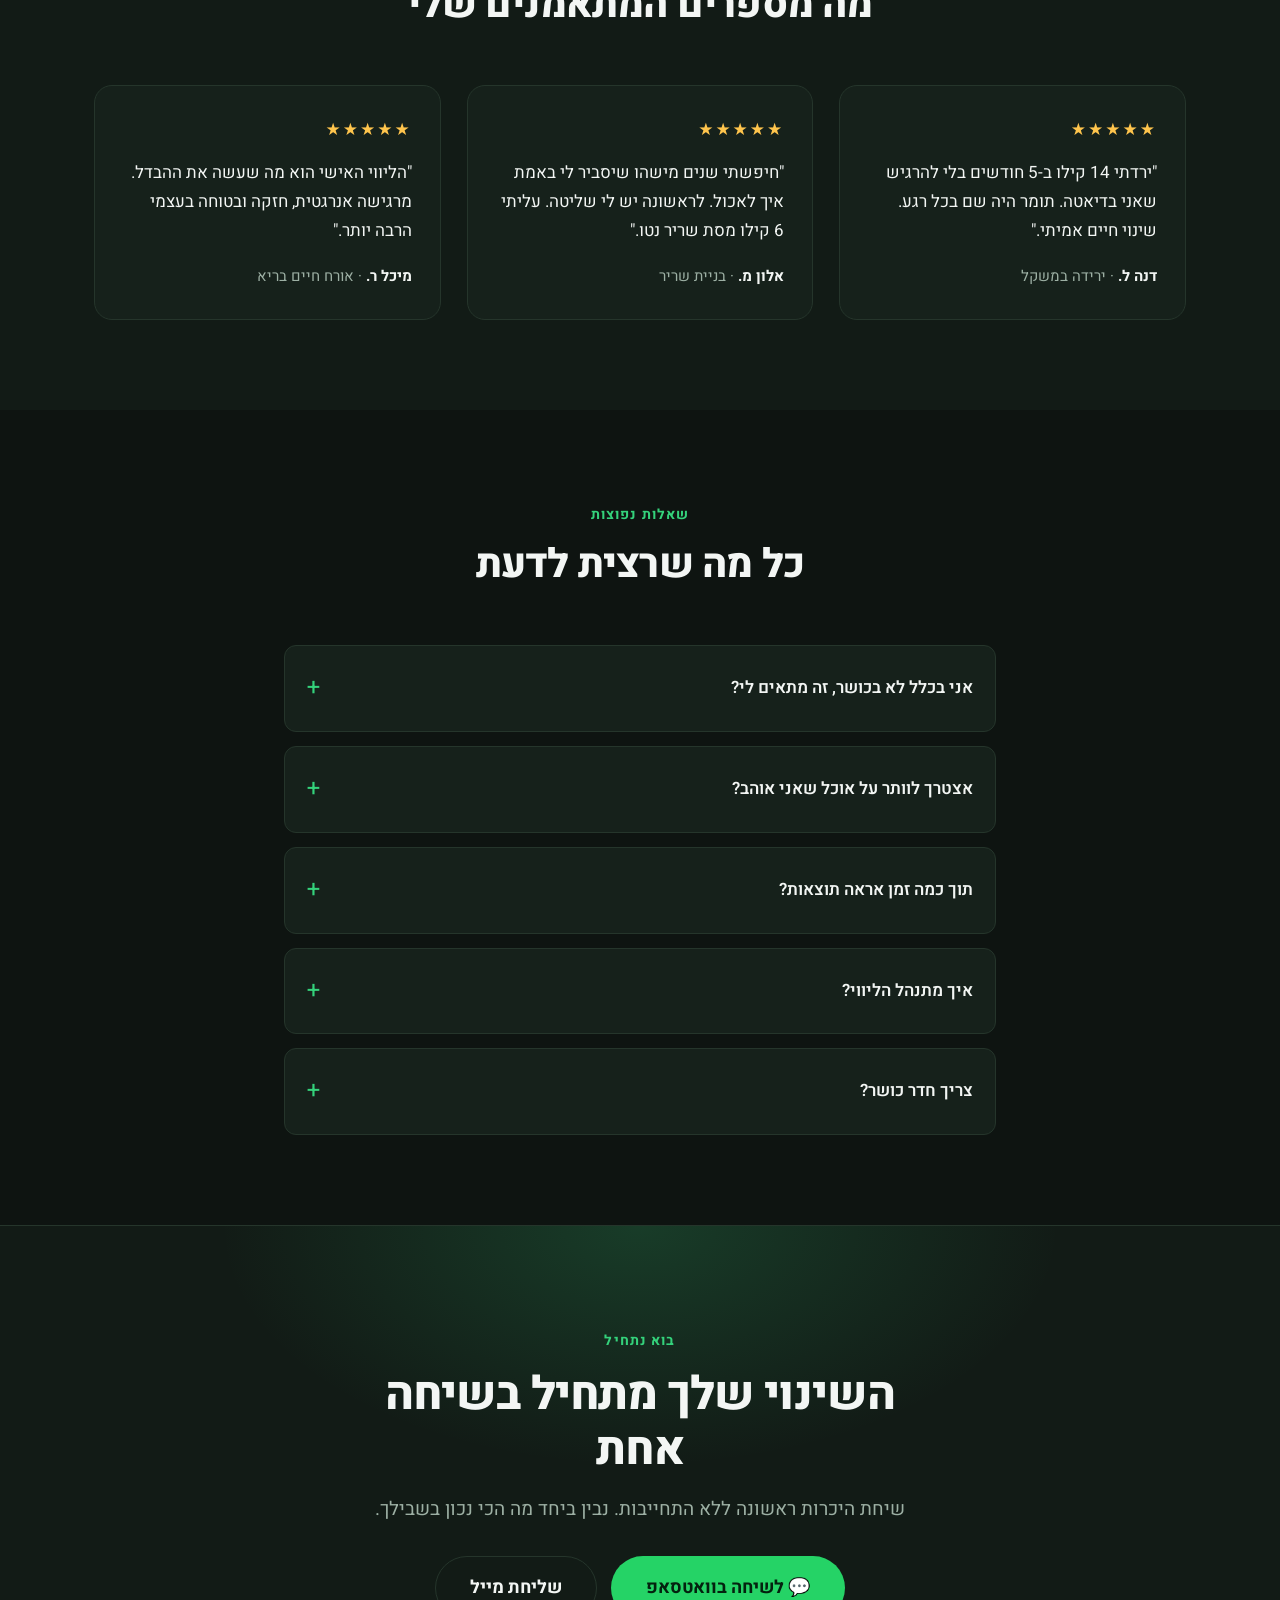
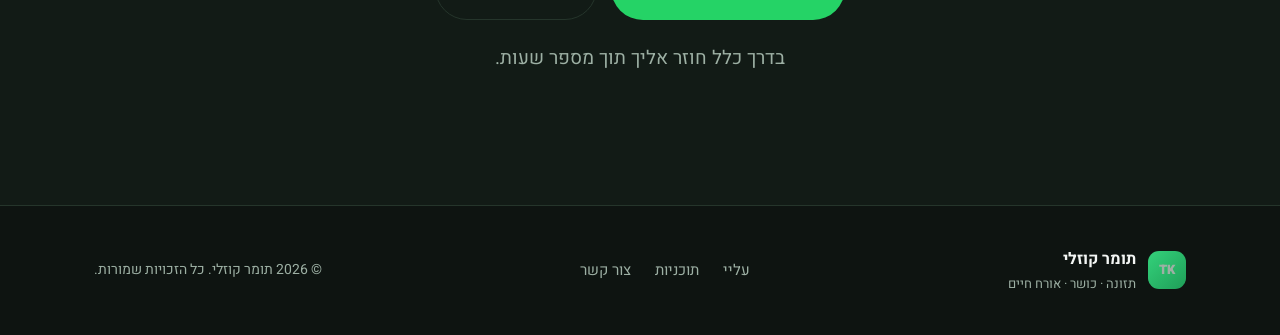
<file: tomer-kozli/index.html>
<!doctype html>
<html lang="he" dir="rtl">
<head>
<meta charset="utf-8">
<meta name="viewport" content="width=device-width, initial-scale=1">
<title>תומר קוזלי | תזונה וכושר — אימון אישי שמשנה חיים</title>
<meta name="description" content="תומר קוזלי — מאמן תזונה וכושר אישי. תוכנית מותאמת אישית לירידה במשקל, בניית שריר ואורח חיים בריא. ליווי צמוד עד לתוצאות.">
<meta name="theme-color" content="#0e1411">

<!-- Open Graph -->
<meta property="og:type" content="website">
<meta property="og:title" content="תומר קוזלי | תזונה וכושר">
<meta property="og:description" content="תוכנית תזונה וכושר מותאמת אישית. ליווי צמוד עד לתוצאות.">
<meta property="og:locale" content="he_IL">

<link rel="preconnect" href="https://fonts.googleapis.com">
<link rel="preconnect" href="https://fonts.gstatic.com" crossorigin>
<link href="https://fonts.googleapis.com/css2?family=Heebo:wght@300;400;500;700;800;900&display=swap" rel="stylesheet">
<link rel="stylesheet" href="style.css">
</head>
<body>

<!-- Header -->
<header class="site-header" id="top">
  <div class="container header-inner">
    <a href="#top" class="brand">
      <span class="brand-mark">TK</span>
      <span class="brand-name">תומר קוזלי</span>
    </a>
    <nav class="nav">
      <a href="#about">עליי</a>
      <a href="#programs">תוכניות</a>
      <a href="#results">תוצאות</a>
      <a href="#faq">שאלות</a>
    </nav>
    <a href="#contact" class="btn btn-sm">קביעת שיחת היכרות</a>
  </div>
</header>

<!-- Hero -->
<section class="hero">
  <div class="container hero-inner">
    <div class="hero-copy">
      <span class="eyebrow">תזונה · כושר · אורח חיים</span>
      <h1>הגוף שרצית מתחיל<br>בהחלטה אחת.</h1>
      <p class="lead">
        אני תומר קוזלי, מאמן תזונה וכושר אישי. אני בונה לך תוכנית מדויקת — בלי דיאטות קיצון,
        בלי כללים מסובכים — רק שיטה שעובדת לאורח החיים שלך, עם ליווי צמוד עד שאתה רואה תוצאות.
      </p>
      <div class="hero-cta">
        <a href="#contact" class="btn btn-lg">בוא נתחיל היום</a>
        <a href="#programs" class="btn btn-ghost btn-lg">לתוכניות שלי</a>
      </div>
      <div class="hero-stats">
        <div class="stat"><strong>+500</strong><span>מתאמנים</span></div>
        <div class="stat"><strong>8 שנים</strong><span>ניסיון</span></div>
        <div class="stat"><strong>97%</strong><span>שביעות רצון</span></div>
      </div>
    </div>
    <div class="hero-card">
      <div class="card-glow"></div>
      <div class="hero-badge">📋 התוכנית שלך</div>
      <ul class="hero-list">
        <li><span class="dot"></span> תפריט תזונה מותאם אישית</li>
        <li><span class="dot"></span> תוכנית אימונים שבועית</li>
        <li><span class="dot"></span> מעקב והתאמות שוטפות</li>
        <li><span class="dot"></span> זמינות בוואטסאפ</li>
      </ul>
      <div class="hero-card-foot">ליווי אמיתי, לא רק תפריט.</div>
    </div>
  </div>
</section>

<!-- Trust strip -->
<section class="strip">
  <div class="container strip-inner">
    <span>✓ ללא דיאטות רעב</span>
    <span>✓ מותאם לכל רמת כושר</span>
    <span>✓ תמיכה אישית יומיומית</span>
    <span>✓ תוצאות מדידות</span>
  </div>
</section>

<!-- About -->
<section class="section" id="about">
  <div class="container about-grid">
    <div class="about-visual">
      <div class="about-photo">
        <div class="photo-placeholder">תומר קוזלי</div>
      </div>
      <div class="about-quote">"לא מוכר חלומות — בונה הרגלים."</div>
    </div>
    <div class="about-copy">
      <span class="section-eyebrow">קצת עליי</span>
      <h2>נעים מאוד, אני תומר.</h2>
      <p>
        כבר יותר משמונה שנים אני מלווה אנשים בדרך לגוף בריא וחזק יותר. עברתי בעצמי את הדרך —
        מבלבול והרגלים לא טובים ועד שליטה מלאה בתזונה ובאימון, ואני יודע בדיוק כמה קל ללכת לאיבוד
        בים של עצות סותרות.
      </p>
      <p>
        הגישה שלי פשוטה: בלי קסמים ובלי קיצורי דרך. אני בונה איתך תוכנית שמתאימה לחיים האמיתיים
        שלך — לעבודה, למשפחה ולזמן שיש לך — ומלווה אותך צעד-צעד עד שההרגלים הבריאים הופכים לטבע שני.
      </p>
      <ul class="check-list">
        <li>מאמן תזונה וכושר מוסמך</li>
        <li>התמחות בירידה במשקל ובניית מסת שריר</li>
        <li>גישה אישית — אתה לא מספר בטבלה</li>
      </ul>
    </div>
  </div>
</section>

<!-- Programs -->
<section class="section section-alt" id="programs">
  <div class="container">
    <div class="section-head">
      <span class="section-eyebrow">התוכניות שלי</span>
      <h2>בחר את המסלול שמתאים לך</h2>
      <p class="section-sub">כל תוכנית נבנית מאפס סביב המטרות, הגוף ולוח הזמנים שלך.</p>
    </div>
    <div class="cards">
      <article class="plan">
        <div class="plan-icon">🥗</div>
        <h3>תזונה בלבד</h3>
        <p>תפריט אישי, גמיש וטעים שמתאים לאורח החיים שלך — בלי הרגשה של דיאטה.</p>
        <ul>
          <li>תפריט מותאם אישית</li>
          <li>התאמות חודשיות</li>
          <li>ליווי בוואטסאפ</li>
        </ul>
        <a href="#contact" class="btn btn-outline">פרטים נוספים</a>
      </article>

      <article class="plan plan-featured">
        <div class="plan-tag">הכי פופולרי</div>
        <div class="plan-icon">🔥</div>
        <h3>תזונה + כושר</h3>
        <p>החבילה המלאה: תפריט אישי יחד עם תוכנית אימונים מותאמת וליווי צמוד לאורך כל הדרך.</p>
        <ul>
          <li>תפריט + תוכנית אימונים</li>
          <li>מעקב והתאמות שבועיות</li>
          <li>זמינות יומיומית</li>
          <li>שיחות מעקב קבועות</li>
        </ul>
        <a href="#contact" class="btn">אני רוצה את זה</a>
      </article>

      <article class="plan">
        <div class="plan-icon">💪</div>
        <h3>אימון אישי</h3>
        <p>תוכנית אימונים מקצועית למכון או לבית, מותאמת לרמה ולמטרות שלך.</p>
        <ul>
          <li>תוכנית אימונים מלאה</li>
          <li>הדרכת ביצוע נכון</li>
          <li>שדרוג מתמיד</li>
        </ul>
        <a href="#contact" class="btn btn-outline">פרטים נוספים</a>
      </article>
    </div>
  </div>
</section>

<!-- How it works -->
<section class="section" id="how">
  <div class="container">
    <div class="section-head">
      <span class="section-eyebrow">איך זה עובד</span>
      <h2>הדרך לתוצאות בארבעה צעדים</h2>
    </div>
    <div class="steps">
      <div class="step">
        <span class="step-num">1</span>
        <h3>שיחת היכרות</h3>
        <p>נכיר, נבין מאיפה אתה מגיע ולאן אתה רוצה להגיע.</p>
      </div>
      <div class="step">
        <span class="step-num">2</span>
        <h3>בניית תוכנית</h3>
        <p>אני בונה תפריט ותוכנית אימונים שמתאימים בדיוק לך.</p>
      </div>
      <div class="step">
        <span class="step-num">3</span>
        <h3>ליווי צמוד</h3>
        <p>אנחנו בקשר שוטף, עוקבים אחרי ההתקדמות ומתאימים בדרך.</p>
      </div>
      <div class="step">
        <span class="step-num">4</span>
        <h3>תוצאות שנשארות</h3>
        <p>אתה מגיע ליעד — וגם יודע איך לשמר אותו לבד.</p>
      </div>
    </div>
  </div>
</section>

<!-- Results / Testimonials -->
<section class="section section-alt" id="results">
  <div class="container">
    <div class="section-head">
      <span class="section-eyebrow">תוצאות אמיתיות</span>
      <h2>מה מספרים המתאמנים שלי</h2>
    </div>
    <div class="cards">
      <blockquote class="testimonial">
        <div class="stars">★★★★★</div>
        <p>"ירדתי 14 קילו ב-5 חודשים בלי להרגיש שאני בדיאטה. תומר היה שם בכל רגע. שינוי חיים אמיתי."</p>
        <footer><strong>דנה ל.</strong> · ירידה במשקל</footer>
      </blockquote>
      <blockquote class="testimonial">
        <div class="stars">★★★★★</div>
        <p>"חיפשתי שנים מישהו שיסביר לי באמת איך לאכול. לראשונה יש לי שליטה. עליתי 6 קילו מסת שריר נטו."</p>
        <footer><strong>אלון מ.</strong> · בניית שריר</footer>
      </blockquote>
      <blockquote class="testimonial">
        <div class="stars">★★★★★</div>
        <p>"הליווי האישי הוא מה שעשה את ההבדל. מרגישה אנרגטית, חזקה ובטוחה בעצמי הרבה יותר."</p>
        <footer><strong>מיכל ר.</strong> · אורח חיים בריא</footer>
      </blockquote>
    </div>
  </div>
</section>

<!-- FAQ -->
<section class="section" id="faq">
  <div class="container container-narrow">
    <div class="section-head">
      <span class="section-eyebrow">שאלות נפוצות</span>
      <h2>כל מה שרצית לדעת</h2>
    </div>
    <div class="faq">
      <details>
        <summary>אני בכלל לא בכושר, זה מתאים לי?</summary>
        <p>בהחלט. כל תוכנית נבנית מאפס לפי הרמה שלך. לא משנה מאיפה אתה מתחיל — נתקדם בקצב שלך.</p>
      </details>
      <details>
        <summary>אצטרך לוותר על אוכל שאני אוהב?</summary>
        <p>לא. אני בונה תפריט גמיש שמשלב את האוכל שאתה אוהב, כדי שתוכל להתמיד לאורך זמן.</p>
      </details>
      <details>
        <summary>תוך כמה זמן אראה תוצאות?</summary>
        <p>רוב המתאמנים מרגישים שינוי כבר בשבועות הראשונים. תוצאות משמעותיות מגיעות תוך 8–12 שבועות של עבודה עקבית.</p>
      </details>
      <details>
        <summary>איך מתנהל הליווי?</summary>
        <p>אנחנו בקשר שוטף בוואטסאפ, עם שיחות מעקב קבועות והתאמות לתוכנית לפי ההתקדמות שלך.</p>
      </details>
      <details>
        <summary>צריך חדר כושר?</summary>
        <p>לא בהכרח. אני בונה תוכניות גם לאימון ביתי עם ציוד מינימלי וגם למכון — מה שמתאים לך.</p>
      </details>
    </div>
  </div>
</section>

<!-- CTA / Contact -->
<section class="cta" id="contact">
  <div class="container cta-inner">
    <span class="section-eyebrow">בוא נתחיל</span>
    <h2>השינוי שלך מתחיל בשיחה אחת</h2>
    <p>שיחת היכרות ראשונה ללא התחייבות. נבין ביחד מה הכי נכון בשבילך.</p>
    <div class="cta-actions">
      <a href="https://wa.me/972500000000?text=%D7%94%D7%99%D7%99%20%D7%AA%D7%95%D7%9E%D7%A8%2C%20%D7%90%D7%A9%D7%9E%D7%97%20%D7%9C%D7%A4%D7%A8%D7%98%D7%99%D7%9D%20%D7%A2%D7%9C%20%D7%94%D7%AA%D7%95%D7%9B%D7%A0%D7%99%D7%95%D7%AA" class="btn btn-lg btn-wa" target="_blank" rel="noopener">
        💬 לשיחה בוואטסאפ
      </a>
      <a href="mailto:tomer@example.com" class="btn btn-ghost btn-lg">שליחת מייל</a>
    </div>
    <p class="cta-note">בדרך כלל חוזר אליך תוך מספר שעות.</p>
  </div>
</section>

<!-- Footer -->
<footer class="site-footer">
  <div class="container footer-inner">
    <div class="footer-brand">
      <span class="brand-mark">TK</span>
      <div>
        <strong>תומר קוזלי</strong>
        <span>תזונה · כושר · אורח חיים</span>
      </div>
    </div>
    <div class="footer-links">
      <a href="#about">עליי</a>
      <a href="#programs">תוכניות</a>
      <a href="#contact">צור קשר</a>
    </div>
    <div class="footer-copy">© <span id="year"></span> תומר קוזלי. כל הזכויות שמורות.</div>
  </div>
</footer>

<script>
  document.getElementById('year').textContent = new Date().getFullYear();
  // smooth-scroll handled by CSS; close details on outside is optional
</script>
</body>
</html>
</file>
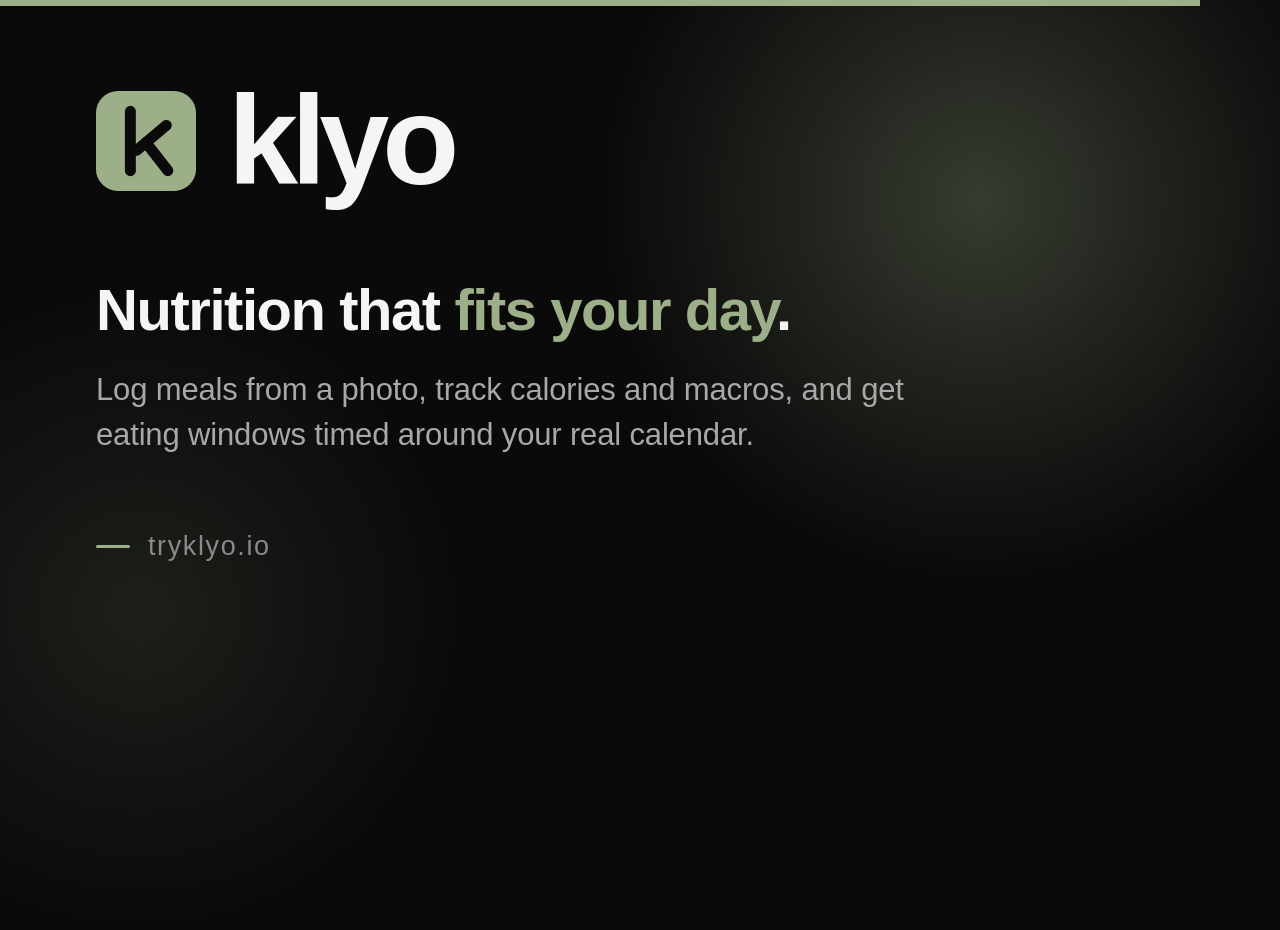
<file: assets/og/og-image.source.html>
<!doctype html>
<html><head><meta charset="utf-8"><meta name="robots" content="noindex, nofollow"><style>
  * { margin:0; padding:0; box-sizing:border-box; }
  html,body { width:1200px; height:630px; }
  body {
    background:#0a0a0a;
    font-family:"Liberation Sans", Arial, sans-serif;
    color:#f5f5f5; position:relative; overflow:hidden;
  }
  .glow {
    position:absolute; top:-180px; right:-160px;
    width:760px; height:760px; border-radius:50%;
    background:radial-gradient(circle, rgba(156,175,136,0.30) 0%, rgba(156,175,136,0.12) 40%, rgba(10,10,10,0) 70%);
  }
  .glow2 {
    position:absolute; bottom:-300px; left:-180px;
    width:640px; height:640px; border-radius:50%;
    background:radial-gradient(circle, rgba(156,175,136,0.13) 0%, rgba(10,10,10,0) 70%);
  }
  .rule { position:absolute; left:0; top:0; width:100%; height:6px; background:#9caf88; }
  .wrap {
    position:relative; height:100%; padding:78px 96px 68px;
    display:flex; flex-direction:column;
  }
  .row { display:flex; align-items:center; gap:32px; }
  .badge { width:100px; height:100px; flex:none; }
  .word { font-size:126px; font-weight:bold; letter-spacing:-0.055em; line-height:1; }
  .tagline {
    margin-top:auto; font-size:58px; line-height:1.15;
    letter-spacing:-0.025em; color:#f5f5f5; font-weight:bold;
  }
  .tagline b { color:#9caf88; font-weight:bold; }
  .sub {
    margin-top:24px; font-size:31px; line-height:1.45;
    letter-spacing:-0.005em; color:#a8a8a8; max-width:830px;
  }
  .foot {
    margin-top:auto; display:flex; align-items:center; gap:18px;
    font-size:27px; letter-spacing:0.06em; color:#8a8a8a;
  }
  .foot i { display:block; width:34px; height:3px; background:#9caf88; border-radius:2px; }
</style></head>
<body>
  <div class="glow"></div><div class="glow2"></div><div class="rule"></div>
  <div class="wrap">
    <div class="row">
      <svg class="badge" viewBox="0 0 64 64" xmlns="http://www.w3.org/2000/svg">
        <rect width="64" height="64" rx="14" fill="#9caf88"/>
        <g stroke="#0a0a0a" stroke-width="7" stroke-linecap="round" stroke-linejoin="round" fill="none">
          <path d="M22 13 V51"/><path d="M45 22 L26 38"/><path d="M32 33 L46 51"/>
        </g>
      </svg>
      <div class="word">klyo</div>
    </div>
    <div class="tagline">Nutrition that <b>fits your day</b>.</div>
    <div class="sub">Log meals from a photo, track calories and macros, and get eating windows timed around your real calendar.</div>
    <div class="foot"><i></i>tryklyo.io</div>
  </div>
</body></html>
</file>
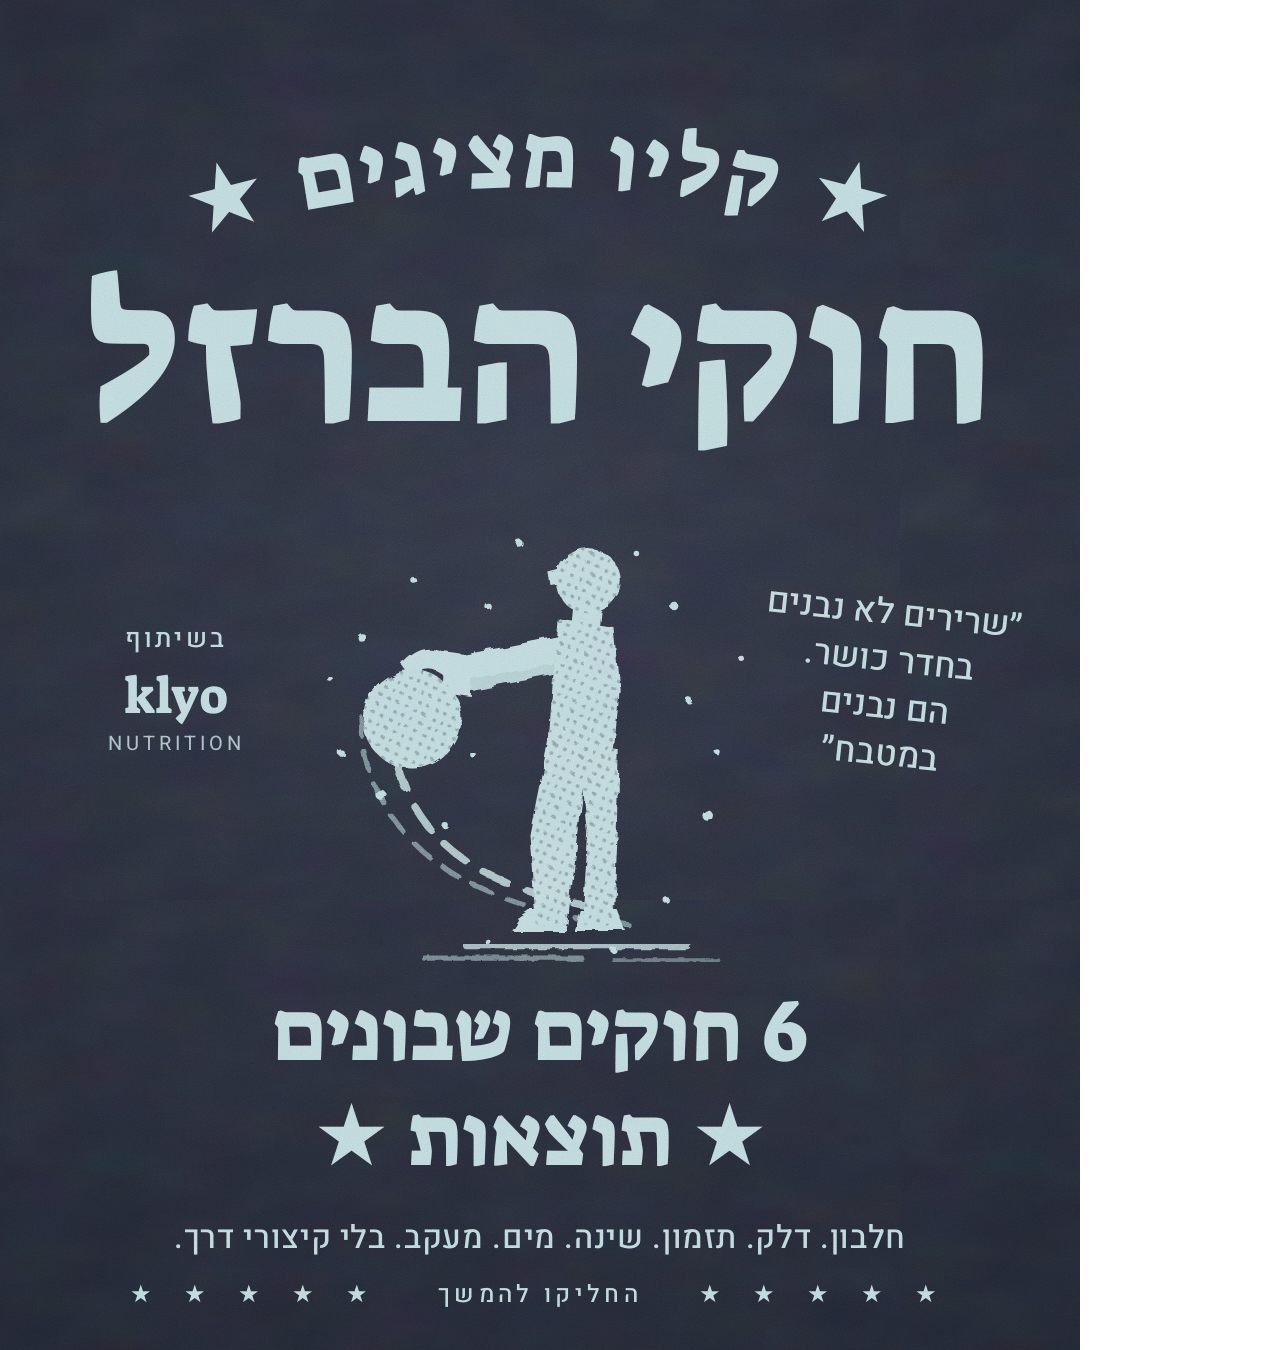
<file: social/carousel-iron-rules/slide1.html>
<!doctype html>
<html lang='he'>
<head><meta charset='utf-8'><style>
@import url('fonts/fonts-local.css');

* { margin:0; padding:0; box-sizing:border-box; }

:root {
  --bg: #262b3a;
  --ink: #b9d5d9;
  --ink-dim: rgba(185,213,217,.82);
}

html,body { width:1080px; height:1350px; overflow:hidden; }

.slide {
  position:relative;
  width:1080px; height:1350px;
  background:
    radial-gradient(ellipse 120% 90% at 50% 40%, rgba(255,255,255,.045), rgba(0,0,0,.22) 85%),
    var(--bg);
  color:var(--ink);
  direction:rtl;
  font-family:'Heebo',sans-serif;
  overflow:hidden;
}

/* denim grain */
.grain {
  position:absolute; inset:0; pointer-events:none; z-index:50;
  opacity:.5; mix-blend-mode:overlay;
  background-image:url("data:image/svg+xml;utf8,<svg xmlns='http://www.w3.org/2000/svg' width='300' height='300'><filter id='n'><feTurbulence type='fractalNoise' baseFrequency='0.9' numOctaves='3' stitchTiles='stitch'/></filter><rect width='300' height='300' filter='url(%23n)' opacity='0.9'/></svg>");
  background-size:300px 300px;
}
.grain2 {
  position:absolute; inset:0; pointer-events:none; z-index:51;
  opacity:.22; mix-blend-mode:soft-light;
  background-image:url("data:image/svg+xml;utf8,<svg xmlns='http://www.w3.org/2000/svg' width='900' height='900'><filter id='n'><feTurbulence type='fractalNoise' baseFrequency='0.012 0.02' numOctaves='4' stitchTiles='stitch'/></filter><rect width='900' height='900' filter='url(%23n)' opacity='1'/></svg>");
  background-size:900px 900px;
}

.slab { font-family:'Suez One',serif; font-weight:400; }

h1,h2,h3 { font-family:'Suez One',serif; font-weight:400; letter-spacing:.01em; }

.ink-soft { text-shadow:0 0 3px rgba(185,213,217,.28); }

.star { display:inline-block; }

/* footer strip shared by slides 2-4 */
.footer {
  position:absolute; bottom:52px; left:0; right:0;
  display:flex; align-items:center; justify-content:center; gap:26px;
  direction:ltr;
}
.footer .stars { letter-spacing:16px; font-size:30px; opacity:.9; }
.footer .brand { font-family:'Suez One',serif; font-size:40px; letter-spacing:.06em; }
.footer .site  { font-family:'Heebo'; font-weight:500; font-size:24px; letter-spacing:.14em; opacity:.85; }
</style></head>
<body>
<div class='slide'>
  <div class='grain'></div><div class='grain2'></div>

  <!-- arched brand -->
  <svg width='1080' height='260' viewBox='0 0 1080 260' style='position:absolute;top:30px;left:0;'>
    <defs><path id='arc' d='M 110 235 Q 540 80 970 235'/></defs>
    <text fill='#b9d5d9' font-family='Suez One' font-size='92' letter-spacing='5'>
      <textPath href='#arc' startOffset='50%' text-anchor='middle'>★ קליו מציגים ★</textPath>
    </text>
  </svg>

  <div class='slab' style='position:absolute; top:255px; width:100%; text-align:center; font-size:200px; line-height:1; white-space:nowrap;' >
    חוקי הברזל
  </div>

  <!-- quote right (RTL start side) -->
  <div style='position:absolute; top:590px; right:48px; width:290px; transform:rotate(6deg); text-align:center; font-weight:500; font-size:35px; line-height:1.34;'>
    ״שרירים לא נבנים<br>בחדר כושר.<br>הם נבנים<br>במטבח״
  </div>

  <!-- collab left -->
  <div style='position:absolute; top:620px; left:56px; width:240px; text-align:center;'>
    <div style='font-weight:500; font-size:26px; letter-spacing:.12em;'>בשיתוף</div>
    <div class='slab' style='font-size:50px; margin-top:6px;'>klyo</div>
    <div style='font-family:Heebo; font-weight:400; font-size:20px; letter-spacing:.2em; opacity:.85;'>NUTRITION</div>
  </div>

  <!-- illustration -->
  <div style='position:absolute; top:480px; left:50%; transform:translateX(-50%); width:545px; height:493px;'>
    
<svg width='545' height='493' viewBox='0 0 520 470' xmlns='http://www.w3.org/2000/svg'>
  <defs>
    <filter id='rough' x='-10%' y='-10%' width='120%' height='120%'>
      <feTurbulence type='fractalNoise' baseFrequency='0.055' numOctaves='3' seed='7' result='n'/>
      <feDisplacementMap in='SourceGraphic' in2='n' scale='7'/>
    </filter>
    <filter id='rough2' x='-10%' y='-10%' width='120%' height='120%'>
      <feTurbulence type='fractalNoise' baseFrequency='0.09' numOctaves='2' seed='3' result='n'/>
      <feDisplacementMap in='SourceGraphic' in2='n' scale='5'/>
    </filter>
    <pattern id='halftone' width='9' height='9' patternUnits='userSpaceOnUse' patternTransform='rotate(25)'>
      <circle cx='4.5' cy='4.5' r='1.9' fill='#262b3a'/>
    </pattern>
  </defs>

  <g filter='url(#rough)'>
    <!-- swing path arcs -->
    <g fill='none' stroke='#b9d5d9' stroke-linecap='round' opacity='.85'>
      <path d='M 318 408 Q 128 380 118 235' stroke-width='7' stroke-dasharray='26 20'/>
      <path d='M 345 425 Q 96 398 88 222' stroke-width='5' stroke-dasharray='18 16' opacity='.6'/>
    </g>

    <g fill='#b9d5d9'>
      <!-- rear leg -->
      <path d='M 296 250 L 336 258 L 334 340 L 330 424 L 300 424 L 306 338 Z'/>
      <!-- front leg -->
      <path d='M 268 248 L 306 254 L 296 342 L 286 424 L 256 424 L 250 338 Z'/>
      <!-- rear shoe -->
      <path d='M 298 410 L 334 410 L 342 430 L 292 430 Z'/>
      <!-- front shoe -->
      <path d='M 252 410 L 288 410 L 284 430 L 232 430 L 240 418 Z'/>
      <!-- torso, slight backward lean -->
      <path d='M 278 132 L 330 140 L 336 200 L 330 262 L 268 254 L 272 196 Z'/>
      <!-- head -->
      <circle cx='306' cy='96' r='31'/>
      <!-- cap brim facing left -->
      <path d='M 268 88 L 306 78 L 308 94 L 270 100 Z'/>
      <!-- neck -->
      <path d='M 292 118 L 318 122 L 316 142 L 290 138 Z'/>
      <!-- upper arm pair extended to the left -->
      <path d='M 282 148 L 292 172 L 186 192 L 180 168 Z'/>
      <path d='M 286 160 L 292 182 L 190 202 L 186 182 Z' opacity='.92'/>
      <!-- hands / grip -->
      <path d='M 168 164 L 196 168 L 194 206 L 166 202 Z'/>
      <!-- kettlebell handle -->
      <path d='M 128 176 Q 152 148 178 172 L 170 188 Q 152 172 138 190 Z'/>
      <!-- kettlebell body -->
      <circle cx='138' cy='228' r='47'/>
    </g>

    <!-- halftone shading clipped inside main shapes -->
    <g fill='url(#halftone)' opacity='.32'>
      <path d='M 278 132 L 330 140 L 336 200 L 330 262 L 268 254 L 272 196 Z'/>
      <circle cx='138' cy='228' r='47'/>
      <path d='M 296 250 L 336 258 L 334 340 L 330 424 L 300 424 L 306 338 Z'/>
      <path d='M 268 248 L 306 254 L 296 342 L 286 424 L 256 424 L 250 338 Z'/>
      <circle cx='306' cy='96' r='31'/>
    </g>
  </g>

  <!-- chalk splatter -->
  <g fill='#b9d5d9' filter='url(#rough2)'>
    <circle cx='90' cy='150' r='4'/><circle cx='70' cy='260' r='3'/><circle cx='108' cy='300' r='5'/>
    <circle cx='210' cy='120' r='3'/><circle cx='388' cy='120' r='4'/><circle cx='402' cy='210' r='3'/>
    <circle cx='420' cy='320' r='5'/><circle cx='380' cy='400' r='3'/><circle cx='170' cy='330' r='3'/>
    <circle cx='60' cy='190' r='2.4'/><circle cx='452' cy='170' r='2.6'/><circle cx='196' cy='262' r='2.6'/>
    <circle cx='352' cy='70' r='2.6'/><circle cx='240' cy='60' r='3.4'/><circle cx='140' cy='96' r='2.8'/>
    <circle cx='430' cy='260' r='2.4'/><circle cx='330' cy='448' r='3'/><circle cx='210' cy='440' r='2.6'/>
  </g>

  <!-- ground streaks -->
  <g stroke='#b9d5d9' stroke-linecap='round' filter='url(#rough2)' opacity='.8'>
    <line x1='190' y1='444' x2='400' y2='444' stroke-width='7'/>
    <line x1='150' y1='456' x2='300' y2='456' stroke-width='5' opacity='.6'/>
    <line x1='330' y1='458' x2='430' y2='458' stroke-width='4' opacity='.5'/>
  </g>
</svg>

  </div>

  <div class='slab' style='position:absolute; top:975px; width:100%; text-align:center; font-size:86px;'>
    6 חוקים שבונים
  </div>
  <div class='slab' style='position:absolute; top:1080px; width:100%; text-align:center; font-size:86px;'>
    ★ תוצאות ★
  </div>

  <div style='position:absolute; bottom:38px; left:0; right:0; text-align:center;'>
    <div style='font-weight:500; font-size:32px; letter-spacing:.02em;'>
      חלבון. דלק. תזמון. שינה. מים. מעקב. בלי קיצורי דרך.
    </div>
    <div style='margin-top:16px; font-size:24px; letter-spacing:13px; direction:ltr;'>
      ★ ★ ★ ★ ★ &nbsp; <span style='letter-spacing:.18em; font-size:24px; font-weight:500;'>החליקו&nbsp;להמשך</span> &nbsp; ★ ★ ★ ★ ★
    </div>
  </div>
</div>
</body>
</html>
</file>
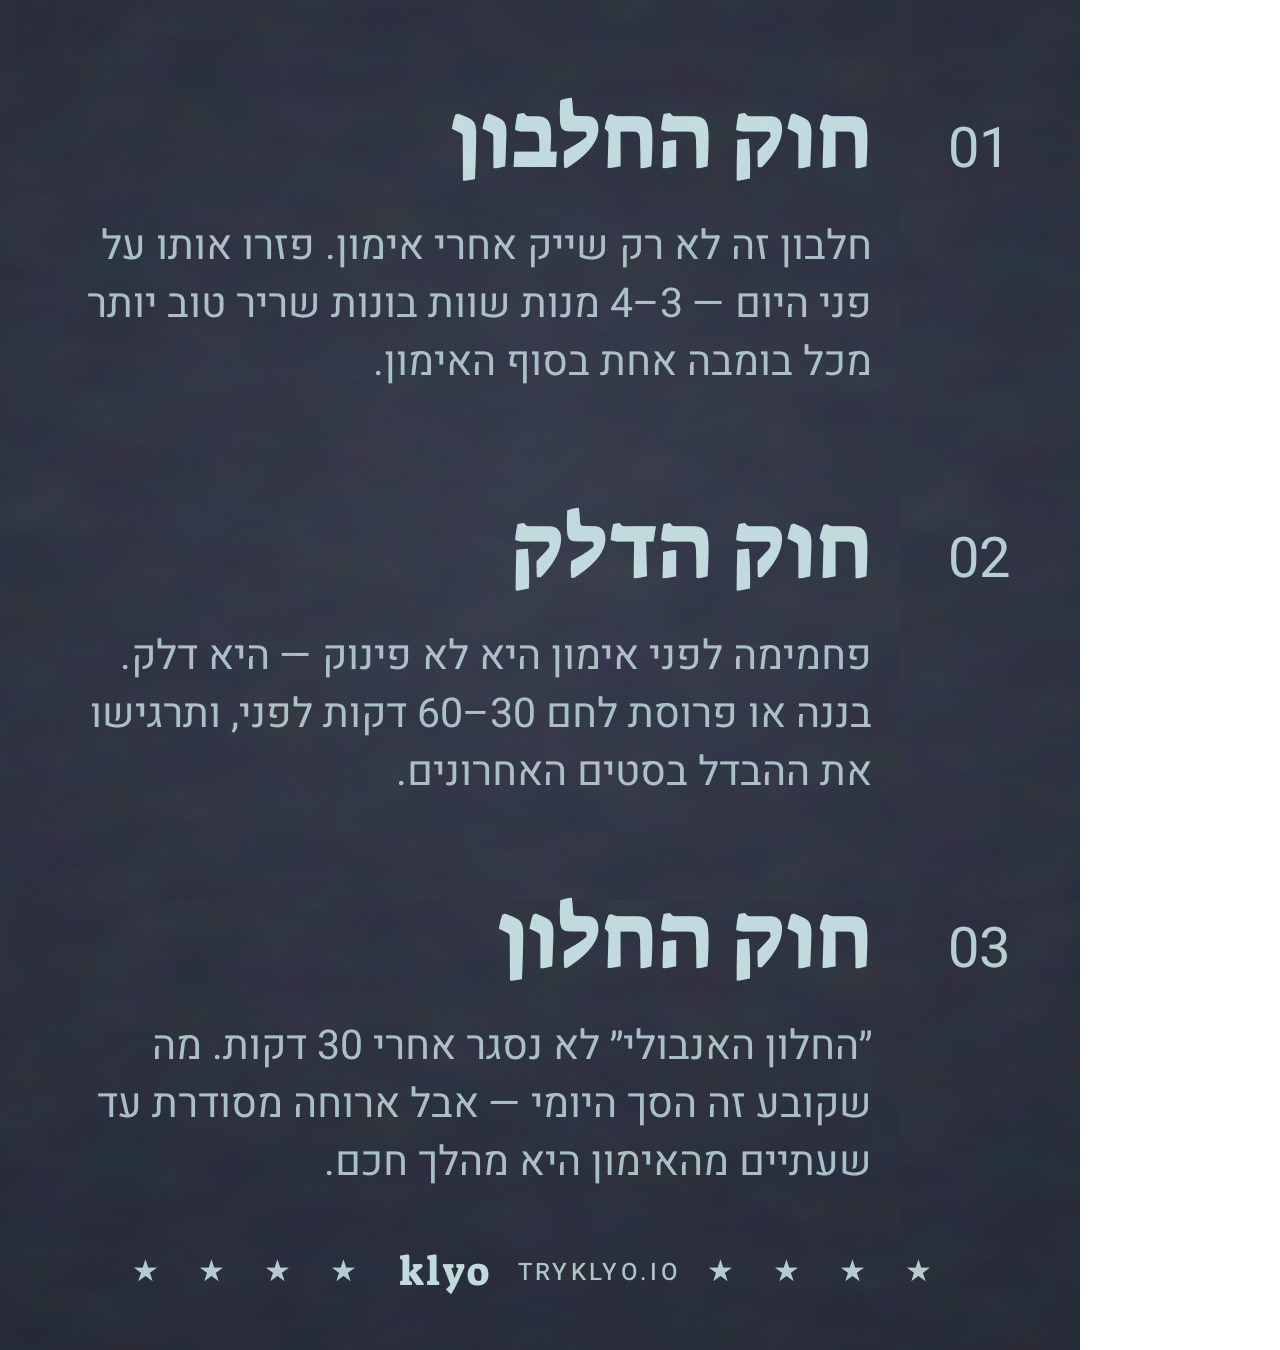
<file: social/carousel-iron-rules/slide2.html>
<!doctype html>
<html lang='he'>
<head><meta charset='utf-8'><style>
@import url('fonts/fonts-local.css');

* { margin:0; padding:0; box-sizing:border-box; }

:root {
  --bg: #262b3a;
  --ink: #b9d5d9;
  --ink-dim: rgba(185,213,217,.82);
}

html,body { width:1080px; height:1350px; overflow:hidden; }

.slide {
  position:relative;
  width:1080px; height:1350px;
  background:
    radial-gradient(ellipse 120% 90% at 50% 40%, rgba(255,255,255,.045), rgba(0,0,0,.22) 85%),
    var(--bg);
  color:var(--ink);
  direction:rtl;
  font-family:'Heebo',sans-serif;
  overflow:hidden;
}

/* denim grain */
.grain {
  position:absolute; inset:0; pointer-events:none; z-index:50;
  opacity:.5; mix-blend-mode:overlay;
  background-image:url("data:image/svg+xml;utf8,<svg xmlns='http://www.w3.org/2000/svg' width='300' height='300'><filter id='n'><feTurbulence type='fractalNoise' baseFrequency='0.9' numOctaves='3' stitchTiles='stitch'/></filter><rect width='300' height='300' filter='url(%23n)' opacity='0.9'/></svg>");
  background-size:300px 300px;
}
.grain2 {
  position:absolute; inset:0; pointer-events:none; z-index:51;
  opacity:.22; mix-blend-mode:soft-light;
  background-image:url("data:image/svg+xml;utf8,<svg xmlns='http://www.w3.org/2000/svg' width='900' height='900'><filter id='n'><feTurbulence type='fractalNoise' baseFrequency='0.012 0.02' numOctaves='4' stitchTiles='stitch'/></filter><rect width='900' height='900' filter='url(%23n)' opacity='1'/></svg>");
  background-size:900px 900px;
}

.slab { font-family:'Suez One',serif; font-weight:400; }

h1,h2,h3 { font-family:'Suez One',serif; font-weight:400; letter-spacing:.01em; }

.ink-soft { text-shadow:0 0 3px rgba(185,213,217,.28); }

.star { display:inline-block; }

/* footer strip shared by slides 2-4 */
.footer {
  position:absolute; bottom:52px; left:0; right:0;
  display:flex; align-items:center; justify-content:center; gap:26px;
  direction:ltr;
}
.footer .stars { letter-spacing:16px; font-size:30px; opacity:.9; }
.footer .brand { font-family:'Suez One',serif; font-size:40px; letter-spacing:.06em; }
.footer .site  { font-family:'Heebo'; font-weight:500; font-size:24px; letter-spacing:.14em; opacity:.85; }
</style></head>
<body>
<div class='slide'>
  <div class='grain'></div><div class='grain2'></div>
  
    <div style='position:absolute; top:90px; right:70px; left:70px;'>
      <div style='display:flex; align-items:baseline; gap:42px;'>
        <div style='font-family:Heebo; font-weight:400; font-size:56px; opacity:.92; min-width:96px;'>01</div>
        <div class='slab' style='font-size:92px; line-height:1;'>חוק החלבון</div>
      </div>
      <div style='margin-top:26px; margin-right:138px; font-weight:400; font-size:41px; line-height:1.42; color:var(--ink-dim); max-width:830px;'>חלבון זה לא רק שייק אחרי אימון. פזרו אותו על פני היום — 3–4 מנות שוות בונות שריר טוב יותר מכל בומבה אחת בסוף האימון.</div>
    </div>
    
  
    <div style='position:absolute; top:500px; right:70px; left:70px;'>
      <div style='display:flex; align-items:baseline; gap:42px;'>
        <div style='font-family:Heebo; font-weight:400; font-size:56px; opacity:.92; min-width:96px;'>02</div>
        <div class='slab' style='font-size:92px; line-height:1;'>חוק הדלק</div>
      </div>
      <div style='margin-top:26px; margin-right:138px; font-weight:400; font-size:41px; line-height:1.42; color:var(--ink-dim); max-width:830px;'>פחמימה לפני אימון היא לא פינוק — היא דלק. בננה או פרוסת לחם 30–60 דקות לפני, ותרגישו את ההבדל בסטים האחרונים.</div>
    </div>
    
  
    <div style='position:absolute; top:890px; right:70px; left:70px;'>
      <div style='display:flex; align-items:baseline; gap:42px;'>
        <div style='font-family:Heebo; font-weight:400; font-size:56px; opacity:.92; min-width:96px;'>03</div>
        <div class='slab' style='font-size:92px; line-height:1;'>חוק החלון</div>
      </div>
      <div style='margin-top:26px; margin-right:138px; font-weight:400; font-size:41px; line-height:1.42; color:var(--ink-dim); max-width:830px;'>״החלון האנבולי״ לא נסגר אחרי 30 דקות. מה שקובע זה הסך היומי — אבל ארוחה מסודרת עד שעתיים מהאימון היא מהלך חכם.</div>
    </div>
    
  
<div class='footer'>
  <span class='stars'>★ ★ ★ ★</span>
  <span class='brand'>klyo</span>
  <span class='site'>TRYKLYO.IO</span>
  <span class='stars'>★ ★ ★ ★</span>
</div>

</div>
</body>
</html>
</file>
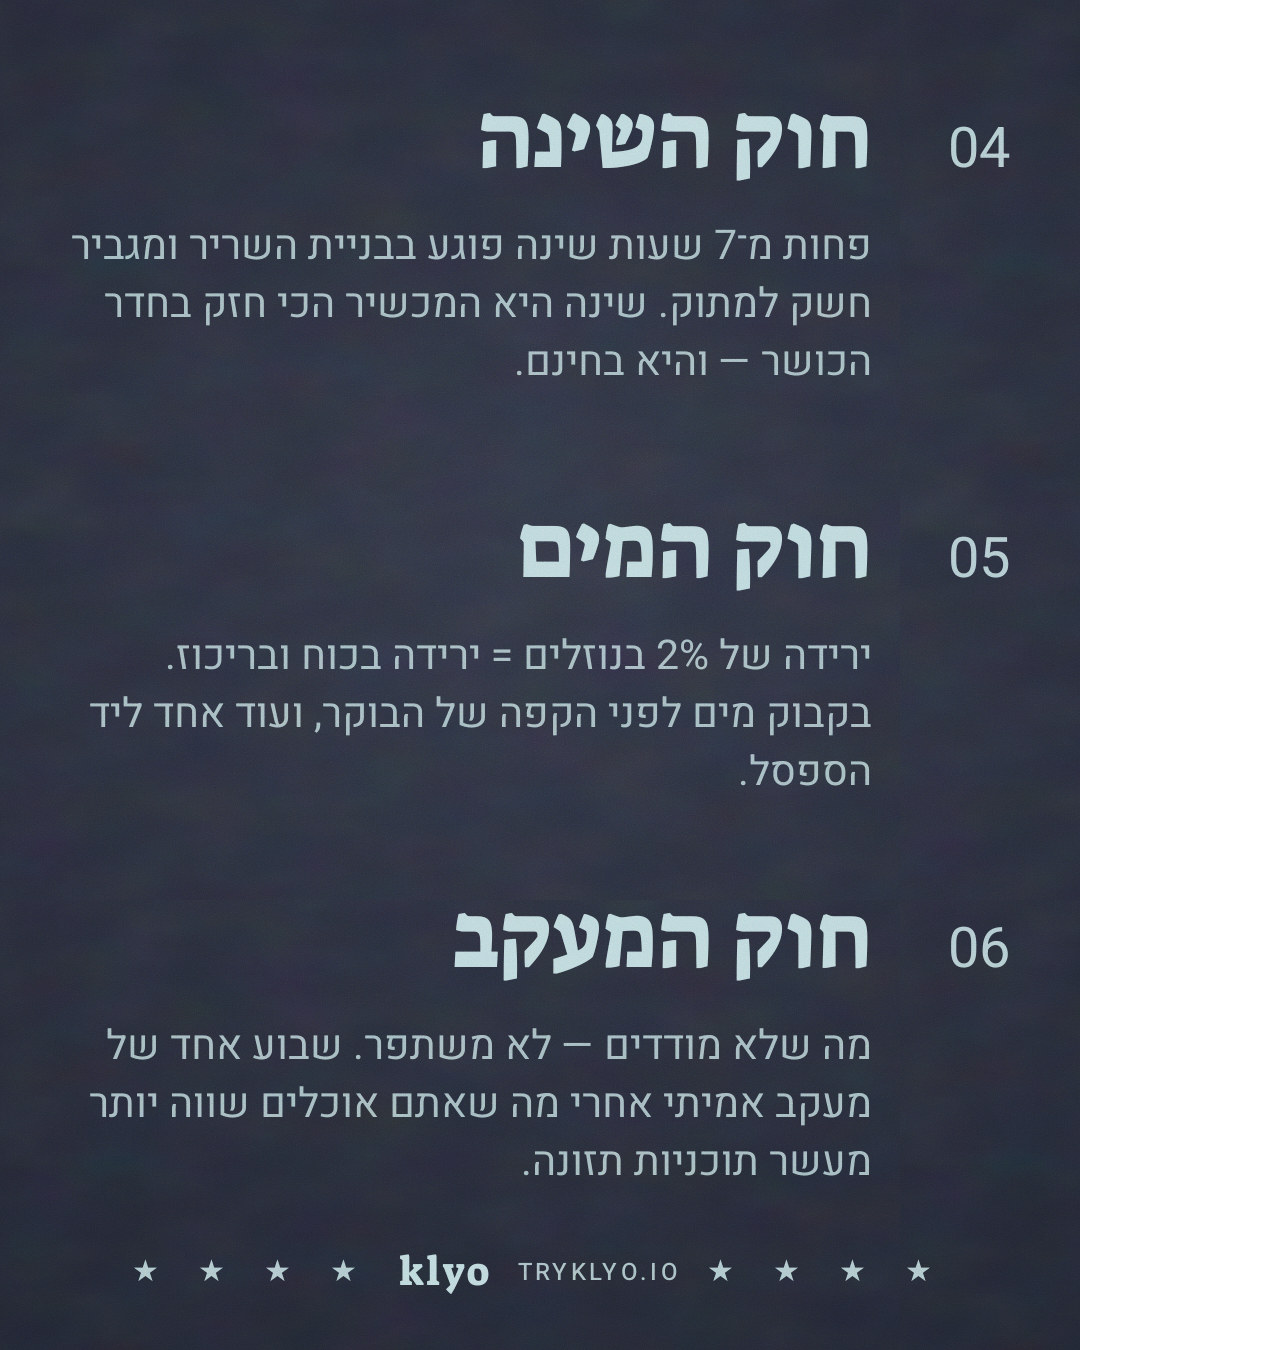
<file: social/carousel-iron-rules/slide3.html>
<!doctype html>
<html lang='he'>
<head><meta charset='utf-8'><style>
@import url('fonts/fonts-local.css');

* { margin:0; padding:0; box-sizing:border-box; }

:root {
  --bg: #262b3a;
  --ink: #b9d5d9;
  --ink-dim: rgba(185,213,217,.82);
}

html,body { width:1080px; height:1350px; overflow:hidden; }

.slide {
  position:relative;
  width:1080px; height:1350px;
  background:
    radial-gradient(ellipse 120% 90% at 50% 40%, rgba(255,255,255,.045), rgba(0,0,0,.22) 85%),
    var(--bg);
  color:var(--ink);
  direction:rtl;
  font-family:'Heebo',sans-serif;
  overflow:hidden;
}

/* denim grain */
.grain {
  position:absolute; inset:0; pointer-events:none; z-index:50;
  opacity:.5; mix-blend-mode:overlay;
  background-image:url("data:image/svg+xml;utf8,<svg xmlns='http://www.w3.org/2000/svg' width='300' height='300'><filter id='n'><feTurbulence type='fractalNoise' baseFrequency='0.9' numOctaves='3' stitchTiles='stitch'/></filter><rect width='300' height='300' filter='url(%23n)' opacity='0.9'/></svg>");
  background-size:300px 300px;
}
.grain2 {
  position:absolute; inset:0; pointer-events:none; z-index:51;
  opacity:.22; mix-blend-mode:soft-light;
  background-image:url("data:image/svg+xml;utf8,<svg xmlns='http://www.w3.org/2000/svg' width='900' height='900'><filter id='n'><feTurbulence type='fractalNoise' baseFrequency='0.012 0.02' numOctaves='4' stitchTiles='stitch'/></filter><rect width='900' height='900' filter='url(%23n)' opacity='1'/></svg>");
  background-size:900px 900px;
}

.slab { font-family:'Suez One',serif; font-weight:400; }

h1,h2,h3 { font-family:'Suez One',serif; font-weight:400; letter-spacing:.01em; }

.ink-soft { text-shadow:0 0 3px rgba(185,213,217,.28); }

.star { display:inline-block; }

/* footer strip shared by slides 2-4 */
.footer {
  position:absolute; bottom:52px; left:0; right:0;
  display:flex; align-items:center; justify-content:center; gap:26px;
  direction:ltr;
}
.footer .stars { letter-spacing:16px; font-size:30px; opacity:.9; }
.footer .brand { font-family:'Suez One',serif; font-size:40px; letter-spacing:.06em; }
.footer .site  { font-family:'Heebo'; font-weight:500; font-size:24px; letter-spacing:.14em; opacity:.85; }
</style></head>
<body>
<div class='slide'>
  <div class='grain'></div><div class='grain2'></div>
  
    <div style='position:absolute; top:90px; right:70px; left:70px;'>
      <div style='display:flex; align-items:baseline; gap:42px;'>
        <div style='font-family:Heebo; font-weight:400; font-size:56px; opacity:.92; min-width:96px;'>04</div>
        <div class='slab' style='font-size:92px; line-height:1;'>חוק השינה</div>
      </div>
      <div style='margin-top:26px; margin-right:138px; font-weight:400; font-size:41px; line-height:1.42; color:var(--ink-dim); max-width:830px;'>פחות מ־7 שעות שינה פוגע בבניית השריר ומגביר חשק למתוק. שינה היא המכשיר הכי חזק בחדר הכושר — והיא בחינם.</div>
    </div>
    
  
    <div style='position:absolute; top:500px; right:70px; left:70px;'>
      <div style='display:flex; align-items:baseline; gap:42px;'>
        <div style='font-family:Heebo; font-weight:400; font-size:56px; opacity:.92; min-width:96px;'>05</div>
        <div class='slab' style='font-size:92px; line-height:1;'>חוק המים</div>
      </div>
      <div style='margin-top:26px; margin-right:138px; font-weight:400; font-size:41px; line-height:1.42; color:var(--ink-dim); max-width:830px;'>ירידה של 2% בנוזלים = ירידה בכוח ובריכוז. בקבוק מים לפני הקפה של הבוקר, ועוד אחד ליד הספסל.</div>
    </div>
    
  
    <div style='position:absolute; top:890px; right:70px; left:70px;'>
      <div style='display:flex; align-items:baseline; gap:42px;'>
        <div style='font-family:Heebo; font-weight:400; font-size:56px; opacity:.92; min-width:96px;'>06</div>
        <div class='slab' style='font-size:92px; line-height:1;'>חוק המעקב</div>
      </div>
      <div style='margin-top:26px; margin-right:138px; font-weight:400; font-size:41px; line-height:1.42; color:var(--ink-dim); max-width:830px;'>מה שלא מודדים — לא משתפר. שבוע אחד של מעקב אמיתי אחרי מה שאתם אוכלים שווה יותר מעשר תוכניות תזונה.</div>
    </div>
    
  
<div class='footer'>
  <span class='stars'>★ ★ ★ ★</span>
  <span class='brand'>klyo</span>
  <span class='site'>TRYKLYO.IO</span>
  <span class='stars'>★ ★ ★ ★</span>
</div>

</div>
</body>
</html>
</file>
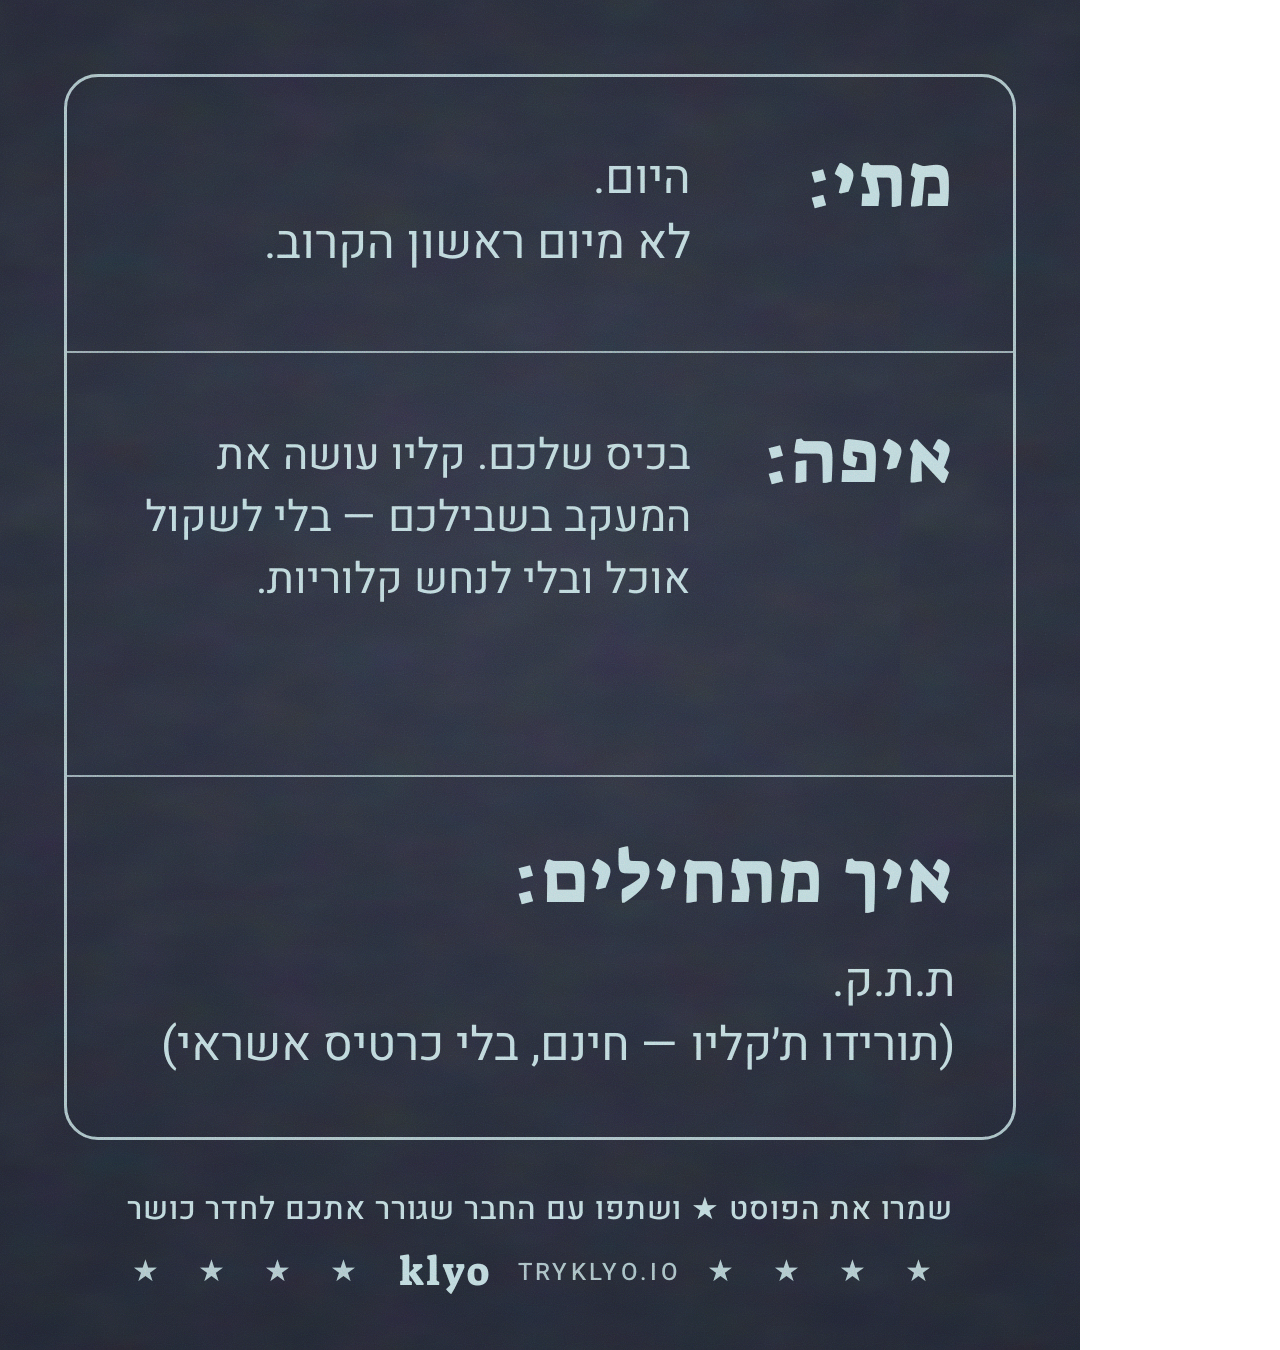
<file: social/carousel-iron-rules/slide4.html>
<!doctype html>
<html lang='he'>
<head><meta charset='utf-8'><style>
@import url('fonts/fonts-local.css');

* { margin:0; padding:0; box-sizing:border-box; }

:root {
  --bg: #262b3a;
  --ink: #b9d5d9;
  --ink-dim: rgba(185,213,217,.82);
}

html,body { width:1080px; height:1350px; overflow:hidden; }

.slide {
  position:relative;
  width:1080px; height:1350px;
  background:
    radial-gradient(ellipse 120% 90% at 50% 40%, rgba(255,255,255,.045), rgba(0,0,0,.22) 85%),
    var(--bg);
  color:var(--ink);
  direction:rtl;
  font-family:'Heebo',sans-serif;
  overflow:hidden;
}

/* denim grain */
.grain {
  position:absolute; inset:0; pointer-events:none; z-index:50;
  opacity:.5; mix-blend-mode:overlay;
  background-image:url("data:image/svg+xml;utf8,<svg xmlns='http://www.w3.org/2000/svg' width='300' height='300'><filter id='n'><feTurbulence type='fractalNoise' baseFrequency='0.9' numOctaves='3' stitchTiles='stitch'/></filter><rect width='300' height='300' filter='url(%23n)' opacity='0.9'/></svg>");
  background-size:300px 300px;
}
.grain2 {
  position:absolute; inset:0; pointer-events:none; z-index:51;
  opacity:.22; mix-blend-mode:soft-light;
  background-image:url("data:image/svg+xml;utf8,<svg xmlns='http://www.w3.org/2000/svg' width='900' height='900'><filter id='n'><feTurbulence type='fractalNoise' baseFrequency='0.012 0.02' numOctaves='4' stitchTiles='stitch'/></filter><rect width='900' height='900' filter='url(%23n)' opacity='1'/></svg>");
  background-size:900px 900px;
}

.slab { font-family:'Suez One',serif; font-weight:400; }

h1,h2,h3 { font-family:'Suez One',serif; font-weight:400; letter-spacing:.01em; }

.ink-soft { text-shadow:0 0 3px rgba(185,213,217,.28); }

.star { display:inline-block; }

/* footer strip shared by slides 2-4 */
.footer {
  position:absolute; bottom:52px; left:0; right:0;
  display:flex; align-items:center; justify-content:center; gap:26px;
  direction:ltr;
}
.footer .stars { letter-spacing:16px; font-size:30px; opacity:.9; }
.footer .brand { font-family:'Suez One',serif; font-size:40px; letter-spacing:.06em; }
.footer .site  { font-family:'Heebo'; font-weight:500; font-size:24px; letter-spacing:.14em; opacity:.85; }
</style></head>
<body>
<div class='slide'>
  <div class='grain'></div><div class='grain2'></div>

  <div style='position:absolute; top:74px; left:64px; right:64px; bottom:210px; border:3px solid rgba(185,213,217,.85); border-radius:34px;'>

    <div style='position:absolute; top:0; right:0; left:0; height:26%; border-bottom:2px solid rgba(185,213,217,.7); padding:56px 58px;'>
      <div style='display:flex; gap:44px;'>
        <div class='slab' style='font-size:74px; letter-spacing:.04em; flex:0 0 220px;'>מתי:</div>
        <div style='flex:1 1 0; text-align:right; font-weight:400; font-size:47px; line-height:1.38; padding-top:14px;'>היום.<br>לא מיום ראשון הקרוב.</div>
      </div>
    </div>

    <div style='position:absolute; top:26%; right:0; left:0; height:40%; border-bottom:2px solid rgba(185,213,217,.7); padding:56px 58px;'>
      <div style='display:flex; gap:44px;'>
        <div class='slab' style='font-size:74px; letter-spacing:.04em; flex:0 0 220px;'>איפה:</div>
        <div style='flex:1 1 0; text-align:right; font-weight:400; font-size:43px; line-height:1.45; padding-top:16px;'>בכיס שלכם. קליו עושה את המעקב בשבילכם — בלי לשקול אוכל ובלי לנחש קלוריות.</div>
      </div>
    </div>

    <div style='position:absolute; top:66%; right:0; left:0; bottom:0; padding:52px 58px;'>
      <div class='slab' style='font-size:74px; letter-spacing:.04em;'>איך מתחילים:</div>
      <div style='font-weight:400; font-size:47px; line-height:1.38; margin-top:24px;'>ת.ת.ק.<br>(תורידו ת׳קליו — חינם, בלי כרטיס אשראי)</div>
    </div>

  </div>

  <div style='position:absolute; bottom:118px; left:0; right:0; text-align:center; font-weight:500; font-size:31px; letter-spacing:.03em;'>
    שמרו את הפוסט ★ ושתפו עם החבר שגורר אתכם לחדר כושר
  </div>

  
<div class='footer'>
  <span class='stars'>★ ★ ★ ★</span>
  <span class='brand'>klyo</span>
  <span class='site'>TRYKLYO.IO</span>
  <span class='stars'>★ ★ ★ ★</span>
</div>

</div>
</body>
</html>
</file>
<file: style.css>
:root {
  --bg: #0a0a0a;
  --surface: #141414;
  --border: #1f1f1f;
  --text: #f5f5f5;
  --muted: #8a8a8a;
  --accent: #9caf88;
  --accent-hover: #b3c5a0;
}

* {
  box-sizing: border-box;
  margin: 0;
  padding: 0;
}

html, body {
  background: var(--bg);
  color: var(--text);
  font-family: -apple-system, BlinkMacSystemFont, "SF Pro Text", "Inter", system-ui, sans-serif;
  font-size: 16px;
  line-height: 1.6;
  -webkit-font-smoothing: antialiased;
}

a {
  color: var(--accent);
  text-decoration: none;
  transition: color 0.15s ease;
}

a:hover {
  color: var(--accent-hover);
}

.container {
  max-width: 720px;
  margin: 0 auto;
  padding: 64px 24px 96px;
}

.hero {
  max-width: 720px;
  margin: 0 auto;
  padding: 120px 24px;
  text-align: center;
}

.logo {
  font-size: 32px;
  font-weight: 600;
  letter-spacing: -0.02em;
  margin-bottom: 16px;
}

.tagline {
  color: var(--muted);
  font-size: 18px;
  margin-bottom: 20px;
}

.intro {
  max-width: 560px;
  margin: 0 auto 48px;
  color: #d4d4d4;
  font-size: 16px;
}

h3 {
  font-size: 17px;
  font-weight: 600;
  margin-top: 28px;
  margin-bottom: 8px;
  letter-spacing: -0.01em;
}

.steps {
  padding-left: 20px;
}

.steps li {
  margin-bottom: 14px;
  color: #d4d4d4;
}

.feature-list {
  list-style: none;
  padding-left: 0;
}

.feature-list li {
  padding: 16px 0;
  border-bottom: 1px solid var(--border);
  color: #d4d4d4;
}

.feature-list li:last-child {
  border-bottom: none;
}

.links {
  display: flex;
  gap: 24px;
  justify-content: center;
  flex-wrap: wrap;
}

.links a {
  display: inline-block;
  padding: 12px 24px;
  border: 1px solid var(--border);
  border-radius: 8px;
  color: var(--text);
  font-size: 15px;
  transition: border-color 0.15s ease, background 0.15s ease;
}

.links a:hover {
  border-color: var(--accent);
  background: var(--surface);
}

.back {
  display: inline-block;
  color: var(--muted);
  font-size: 14px;
  margin-bottom: 32px;
}

h1 {
  font-size: 32px;
  font-weight: 600;
  letter-spacing: -0.02em;
  margin-bottom: 8px;
}

h2 {
  font-size: 20px;
  font-weight: 600;
  margin-top: 40px;
  margin-bottom: 12px;
  letter-spacing: -0.01em;
}

p, ul, ol, table {
  margin-bottom: 16px;
  color: #d4d4d4;
}

ul, ol {
  padding-left: 24px;
}

li {
  margin-bottom: 6px;
}

strong {
  color: var(--text);
  font-weight: 600;
}

.meta {
  color: var(--muted);
  font-size: 14px;
  margin-bottom: 32px;
}

table {
  width: 100%;
  border-collapse: collapse;
  margin: 16px 0 24px;
  font-size: 14px;
}

th, td {
  text-align: left;
  padding: 10px 12px;
  border-bottom: 1px solid var(--border);
  vertical-align: top;
}

th {
  color: var(--text);
  font-weight: 600;
  background: var(--surface);
}

td {
  color: #d4d4d4;
}

footer {
  margin-top: 64px;
  padding-top: 24px;
  border-top: 1px solid var(--border);
  color: var(--muted);
  font-size: 14px;
  text-align: center;
}

footer a {
  margin: 0 8px;
}
</file>
<file: tomer-kozli/style.css>
/* ===== Tomer Kozli — Nutrition & Fitness Landing ===== */

:root {
  --bg: #0e1411;
  --bg-alt: #121b16;
  --surface: #16211b;
  --surface-2: #1c2a22;
  --border: #25352b;
  --text: #f3f6f4;
  --muted: #9db0a4;
  --accent: #34d27b;
  --accent-2: #7be5a8;
  --accent-deep: #1f9e58;
  --wa: #25d366;
  --shadow: 0 20px 60px rgba(0, 0, 0, 0.45);
  --radius: 18px;
  --radius-sm: 12px;
  --max: 1140px;
}

* { box-sizing: border-box; margin: 0; padding: 0; }

html { scroll-behavior: smooth; scroll-padding-top: 80px; }

body {
  background: var(--bg);
  color: var(--text);
  font-family: "Heebo", system-ui, -apple-system, sans-serif;
  font-size: 17px;
  line-height: 1.7;
  -webkit-font-smoothing: antialiased;
  overflow-x: hidden;
}

a { color: inherit; text-decoration: none; }

.container {
  max-width: var(--max);
  margin: 0 auto;
  padding: 0 24px;
}
.container-narrow { max-width: 760px; }

h1, h2, h3 { line-height: 1.2; letter-spacing: -0.02em; font-weight: 800; }

/* ===== Buttons ===== */
.btn {
  display: inline-flex;
  align-items: center;
  justify-content: center;
  gap: 8px;
  background: var(--accent);
  color: #06140c;
  font-weight: 700;
  font-size: 16px;
  padding: 13px 26px;
  border-radius: 999px;
  border: 1px solid transparent;
  cursor: pointer;
  transition: transform 0.15s ease, box-shadow 0.2s ease, background 0.2s ease;
  white-space: nowrap;
}
.btn:hover { background: var(--accent-2); transform: translateY(-2px); box-shadow: 0 10px 30px rgba(52, 210, 123, 0.3); }
.btn-lg { padding: 16px 34px; font-size: 18px; }
.btn-sm { padding: 9px 18px; font-size: 14px; }
.btn-ghost { background: transparent; color: var(--text); border-color: var(--border); }
.btn-ghost:hover { background: var(--surface); border-color: var(--accent); box-shadow: none; }
.btn-outline { background: transparent; color: var(--accent); border-color: var(--accent); }
.btn-outline:hover { background: var(--accent); color: #06140c; }
.btn-wa { background: var(--wa); color: #04220f; }
.btn-wa:hover { background: #3ee87a; box-shadow: 0 10px 30px rgba(37, 211, 102, 0.35); }

/* ===== Header ===== */
.site-header {
  position: sticky;
  top: 0;
  z-index: 50;
  background: rgba(14, 20, 17, 0.8);
  backdrop-filter: blur(14px);
  border-bottom: 1px solid var(--border);
}
.header-inner {
  display: flex;
  align-items: center;
  justify-content: space-between;
  height: 70px;
  gap: 20px;
}
.brand { display: flex; align-items: center; gap: 10px; font-weight: 800; }
.brand-mark {
  display: grid;
  place-items: center;
  width: 38px; height: 38px;
  border-radius: 11px;
  background: linear-gradient(135deg, var(--accent), var(--accent-deep));
  color: #06140c;
  font-weight: 900;
  font-size: 15px;
  letter-spacing: 0;
}
.brand-name { font-size: 18px; }
.nav { display: flex; gap: 28px; }
.nav a { color: var(--muted); font-size: 15px; font-weight: 500; transition: color 0.15s ease; }
.nav a:hover { color: var(--text); }

/* ===== Hero ===== */
.hero {
  position: relative;
  padding: 90px 0 80px;
  background:
    radial-gradient(900px 500px at 85% -10%, rgba(52, 210, 123, 0.16), transparent 60%),
    radial-gradient(700px 400px at 0% 110%, rgba(31, 158, 88, 0.12), transparent 60%);
}
.hero-inner {
  display: grid;
  grid-template-columns: 1.25fr 0.85fr;
  gap: 56px;
  align-items: center;
}
.eyebrow {
  display: inline-block;
  color: var(--accent-2);
  font-weight: 700;
  font-size: 14px;
  letter-spacing: 0.08em;
  text-transform: uppercase;
  margin-bottom: 18px;
}
.hero h1 { font-size: clamp(38px, 6vw, 62px); font-weight: 900; }
.lead {
  color: var(--muted);
  font-size: 19px;
  margin: 22px 0 32px;
  max-width: 540px;
}
.hero-cta { display: flex; gap: 14px; flex-wrap: wrap; }
.hero-stats {
  display: flex;
  gap: 40px;
  margin-top: 48px;
  padding-top: 28px;
  border-top: 1px solid var(--border);
}
.stat { display: flex; flex-direction: column; }
.stat strong { font-size: 28px; font-weight: 900; color: var(--text); }
.stat span { color: var(--muted); font-size: 14px; }

/* Hero card */
.hero-card {
  position: relative;
  background: linear-gradient(160deg, var(--surface), var(--bg-alt));
  border: 1px solid var(--border);
  border-radius: var(--radius);
  padding: 32px 30px;
  box-shadow: var(--shadow);
  overflow: hidden;
}
.card-glow {
  position: absolute;
  inset: -40% 30% auto -40%;
  height: 200px;
  background: radial-gradient(circle, rgba(52, 210, 123, 0.25), transparent 70%);
  filter: blur(20px);
  pointer-events: none;
}
.hero-badge {
  display: inline-block;
  background: var(--surface-2);
  border: 1px solid var(--border);
  border-radius: 999px;
  padding: 7px 16px;
  font-size: 14px;
  font-weight: 600;
  margin-bottom: 22px;
}
.hero-list { list-style: none; display: flex; flex-direction: column; gap: 16px; }
.hero-list li { display: flex; align-items: center; gap: 12px; font-weight: 500; }
.dot {
  width: 9px; height: 9px; border-radius: 50%;
  background: var(--accent);
  box-shadow: 0 0 0 4px rgba(52, 210, 123, 0.15);
  flex: none;
}
.hero-card-foot {
  margin-top: 26px;
  padding-top: 20px;
  border-top: 1px solid var(--border);
  color: var(--accent-2);
  font-weight: 600;
}

/* ===== Trust strip ===== */
.strip {
  background: var(--bg-alt);
  border-top: 1px solid var(--border);
  border-bottom: 1px solid var(--border);
}
.strip-inner {
  display: flex;
  flex-wrap: wrap;
  gap: 14px 40px;
  justify-content: center;
  padding: 20px 24px;
  color: var(--muted);
  font-weight: 600;
  font-size: 15px;
}
.strip-inner span { white-space: nowrap; }

/* ===== Sections ===== */
.section { padding: 90px 0; }
.section-alt { background: var(--bg-alt); }
.section-head { text-align: center; max-width: 640px; margin: 0 auto 56px; }
.section-eyebrow {
  display: inline-block;
  color: var(--accent);
  font-weight: 700;
  font-size: 14px;
  letter-spacing: 0.08em;
  text-transform: uppercase;
  margin-bottom: 14px;
}
.section-head h2 { font-size: clamp(28px, 4vw, 40px); }
.section-sub { color: var(--muted); font-size: 18px; margin-top: 14px; }

/* ===== About ===== */
.about-grid {
  display: grid;
  grid-template-columns: 0.9fr 1.1fr;
  gap: 56px;
  align-items: center;
}
.about-photo {
  aspect-ratio: 4 / 5;
  border-radius: var(--radius);
  background:
    radial-gradient(120% 120% at 80% 0%, rgba(52, 210, 123, 0.22), transparent 55%),
    linear-gradient(160deg, var(--surface-2), var(--bg-alt));
  border: 1px solid var(--border);
  display: grid;
  place-items: center;
  box-shadow: var(--shadow);
}
.photo-placeholder {
  font-size: 26px;
  font-weight: 900;
  color: var(--muted);
  letter-spacing: 0.04em;
}
.about-quote {
  margin-top: 22px;
  text-align: center;
  font-style: italic;
  color: var(--accent-2);
  font-weight: 600;
  font-size: 18px;
}
.about-copy h2 { font-size: clamp(28px, 4vw, 40px); margin-bottom: 18px; }
.about-copy p { color: var(--muted); margin-bottom: 16px; }
.check-list { list-style: none; margin-top: 24px; display: flex; flex-direction: column; gap: 12px; }
.check-list li { position: relative; padding-right: 32px; font-weight: 500; }
.check-list li::before {
  content: "✓";
  position: absolute; right: 0; top: 0;
  width: 22px; height: 22px;
  display: grid; place-items: center;
  background: rgba(52, 210, 123, 0.15);
  color: var(--accent);
  border-radius: 50%;
  font-size: 13px;
  font-weight: 800;
}

/* ===== Cards grid ===== */
.cards {
  display: grid;
  grid-template-columns: repeat(3, 1fr);
  gap: 26px;
}

/* Plans */
.plan {
  position: relative;
  background: var(--surface);
  border: 1px solid var(--border);
  border-radius: var(--radius);
  padding: 34px 28px;
  display: flex;
  flex-direction: column;
  transition: transform 0.2s ease, border-color 0.2s ease;
}
.plan:hover { transform: translateY(-4px); border-color: rgba(52, 210, 123, 0.5); }
.plan-featured {
  border-color: var(--accent);
  background: linear-gradient(170deg, var(--surface-2), var(--surface));
  box-shadow: 0 0 0 1px rgba(52, 210, 123, 0.25), var(--shadow);
}
.plan-tag {
  position: absolute;
  top: -13px;
  inset-inline-start: 28px;
  background: var(--accent);
  color: #06140c;
  font-size: 13px;
  font-weight: 800;
  padding: 5px 14px;
  border-radius: 999px;
}
.plan-icon { font-size: 36px; margin-bottom: 14px; }
.plan h3 { font-size: 23px; margin-bottom: 10px; }
.plan > p { color: var(--muted); margin-bottom: 20px; font-size: 16px; }
.plan ul { list-style: none; display: flex; flex-direction: column; gap: 11px; margin-bottom: 26px; }
.plan ul li { position: relative; padding-right: 26px; font-size: 15px; }
.plan ul li::before {
  content: "✓"; position: absolute; right: 0; color: var(--accent); font-weight: 800;
}
.plan .btn { margin-top: auto; width: 100%; }

/* ===== Steps ===== */
.steps {
  display: grid;
  grid-template-columns: repeat(4, 1fr);
  gap: 24px;
}
.step {
  background: var(--surface);
  border: 1px solid var(--border);
  border-radius: var(--radius-sm);
  padding: 28px 22px;
}
.step-num {
  display: grid; place-items: center;
  width: 44px; height: 44px;
  border-radius: 12px;
  background: linear-gradient(135deg, var(--accent), var(--accent-deep));
  color: #06140c;
  font-weight: 900;
  font-size: 20px;
  margin-bottom: 18px;
}
.step h3 { font-size: 19px; margin-bottom: 8px; }
.step p { color: var(--muted); font-size: 15px; }

/* ===== Testimonials ===== */
.testimonial {
  background: var(--surface);
  border: 1px solid var(--border);
  border-radius: var(--radius);
  padding: 30px 28px;
}
.stars { color: #ffc54d; letter-spacing: 2px; margin-bottom: 14px; }
.testimonial p { font-size: 17px; margin-bottom: 18px; }
.testimonial footer { color: var(--muted); font-size: 15px; }
.testimonial footer strong { color: var(--text); }

/* ===== FAQ ===== */
.faq { display: flex; flex-direction: column; gap: 14px; }
.faq details {
  background: var(--surface);
  border: 1px solid var(--border);
  border-radius: var(--radius-sm);
  padding: 4px 22px;
  transition: border-color 0.2s ease;
}
.faq details[open] { border-color: rgba(52, 210, 123, 0.5); }
.faq summary {
  list-style: none;
  cursor: pointer;
  font-weight: 600;
  font-size: 17px;
  padding: 18px 0;
  display: flex;
  justify-content: space-between;
  align-items: center;
  gap: 16px;
}
.faq summary::-webkit-details-marker { display: none; }
.faq summary::after {
  content: "+";
  color: var(--accent);
  font-size: 24px;
  font-weight: 400;
  transition: transform 0.2s ease;
}
.faq details[open] summary::after { transform: rotate(45deg); }
.faq details p { color: var(--muted); padding: 0 0 20px; font-size: 16px; }

/* ===== CTA ===== */
.cta {
  padding: 100px 0;
  text-align: center;
  background:
    radial-gradient(700px 400px at 50% 0%, rgba(52, 210, 123, 0.18), transparent 60%),
    var(--bg-alt);
  border-top: 1px solid var(--border);
}
.cta-inner { max-width: 640px; margin: 0 auto; }
.cta h2 { font-size: clamp(30px, 5vw, 46px); margin-bottom: 16px; }
.cta p { color: var(--muted); font-size: 19px; margin-bottom: 30px; }
.cta-actions { display: flex; gap: 14px; justify-content: center; flex-wrap: wrap; }
.cta-note { margin-top: 22px; color: var(--muted); font-size: 14px; }

/* ===== Footer ===== */
.site-footer {
  background: var(--bg);
  border-top: 1px solid var(--border);
  padding: 40px 0;
}
.footer-inner {
  display: flex;
  align-items: center;
  justify-content: space-between;
  flex-wrap: wrap;
  gap: 24px;
}
.footer-brand { display: flex; align-items: center; gap: 12px; }
.footer-brand div { display: flex; flex-direction: column; }
.footer-brand strong { font-size: 16px; }
.footer-brand span { color: var(--muted); font-size: 13px; }
.footer-links { display: flex; gap: 24px; }
.footer-links a { color: var(--muted); font-size: 15px; transition: color 0.15s ease; }
.footer-links a:hover { color: var(--text); }
.footer-copy { color: var(--muted); font-size: 14px; }

/* ===== Responsive ===== */
@media (max-width: 900px) {
  .hero-inner { grid-template-columns: 1fr; gap: 44px; }
  .hero-card { max-width: 440px; }
  .about-grid { grid-template-columns: 1fr; gap: 40px; }
  .about-visual { max-width: 380px; margin: 0 auto; }
  .cards { grid-template-columns: 1fr; max-width: 460px; margin: 0 auto; }
  .steps { grid-template-columns: repeat(2, 1fr); }
  .nav { display: none; }
}

@media (max-width: 520px) {
  body { font-size: 16px; }
  .hero { padding: 56px 0 60px; }
  .hero-stats { gap: 24px; flex-wrap: wrap; }
  .stat strong { font-size: 23px; }
  .section { padding: 64px 0; }
  .steps { grid-template-columns: 1fr; }
  .header-inner .btn-sm { display: none; }
  .footer-inner { flex-direction: column; text-align: center; }
}
</file>
